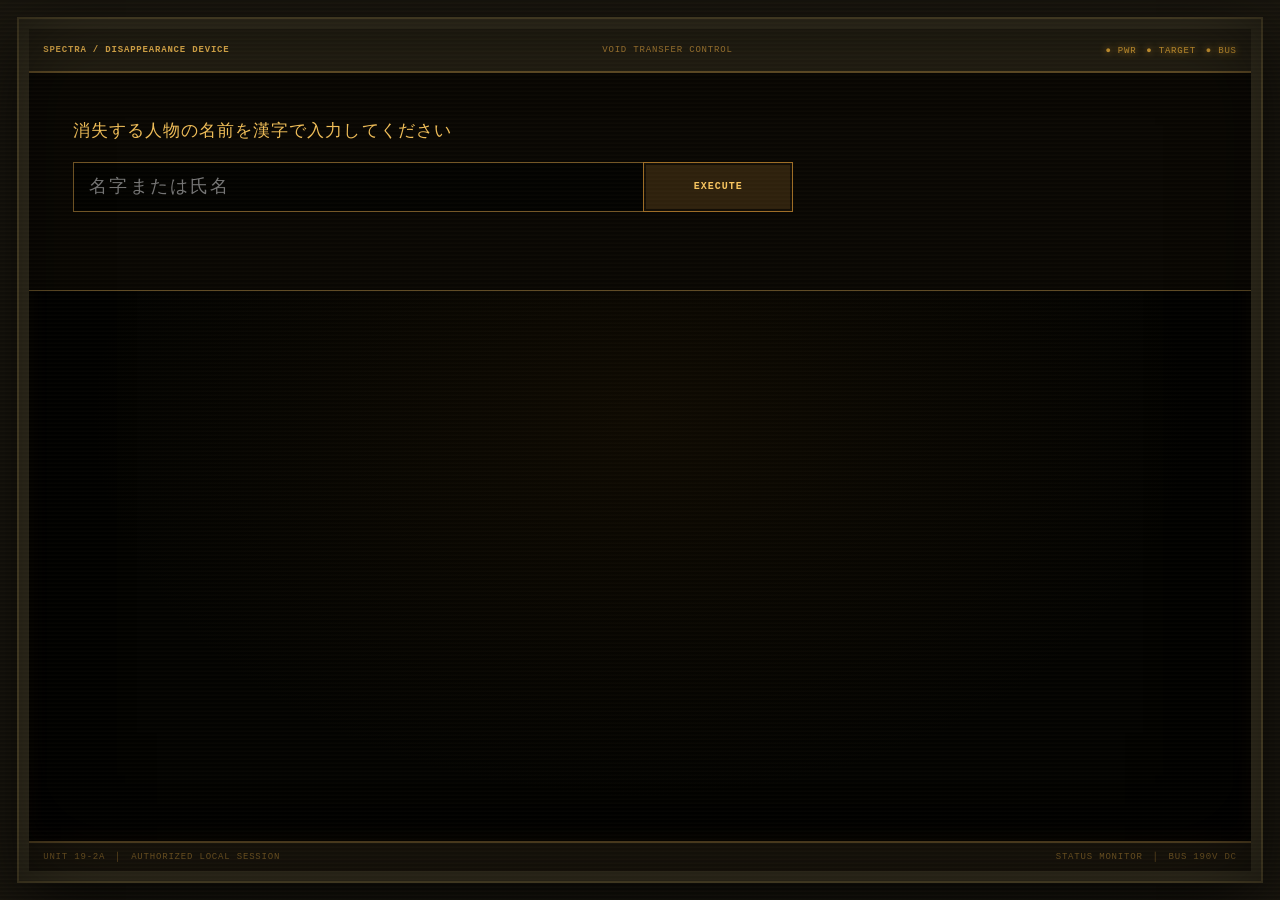
<file: index.html>
<!doctype html>
<html lang="ja">
<head>
  <meta charset="utf-8">
  <meta name="viewport" content="width=device-width, initial-scale=1">
  <meta name="theme-color" content="#070603">
  <title>CODE:2A — 消失装置</title>
  <meta name="description" content="CODE:2A 消失装置から後日譚までを体験する独立版。">
  <link rel="icon" type="image/png" href="assets/CODE2A.png.png">
  <link rel="stylesheet" href="device.css">
</head>
<body>
  <div class="device-arrival covered" id="device-arrival" aria-hidden="true">
    <span class="device-arrival-slab"></span>
    <span class="device-arrival-stripe"></span>
  </div>
  <noscript><style>.device-arrival { display: none; }</style></noscript>
  <main class="device-screen open ready" id="device-screen" aria-labelledby="device-title">
    <div class="device-shell" id="device-shell">
      <header class="device-titlebar">
        <span><b id="device-title">SPECTRA / DISAPPEARANCE DEVICE</b></span>
        <span>VOID TRANSFER CONTROL</span>
        <span class="device-window-controls" aria-hidden="true">● PWR　● TARGET　● BUS</span>
      </header>

      <section class="device-terminal" aria-label="消失装置コマンド端末">
        <form class="device-command" id="device-form" novalidate>
          <label for="device-target-name">消失する人物の名前を漢字で入力してください</label>
          <div class="device-input-row">
            <input id="device-target-name" name="device-target-name" type="text" maxlength="6" autocomplete="off" spellcheck="false" placeholder="名字または氏名" required>
            <button class="device-activate" id="device-activate" type="submit">EXECUTE</button>
          </div>
          <p class="device-input-feedback" id="device-input-feedback" aria-live="polite"></p>
        </form>
        <div class="terminal-output" id="terminal-output" aria-live="polite"></div>
        <div class="device-continue-group" id="device-continue-group">
          <button class="device-continue" id="device-continue" type="button" disabled>つづきを読む　›</button>
          <button class="device-continue quick" id="device-continue-quick" type="button" disabled>結末だけ見る　›</button>
        </div>
      </section>

      <footer class="device-statusbar">
        <span>UNIT 19-2A　│　AUTHORIZED LOCAL SESSION</span>
        <span>STATUS MONITOR　│　BUS 190V DC</span>
      </footer>
    </div>
    <div class="device-transition-mask" aria-hidden="true"></div>
  </main>
    

  <section class="epilogue-screen" id="epilogue-screen" aria-labelledby="epilogue-heading" aria-hidden="true">
    <div class="epilogue-dialogue" id="epilogue-dialogue">
      <div class="epilogue-label"><span id="epilogue-heading">つづき</span><span id="epilogue-counter">01 / 04</span></div>
      <p class="epilogue-text" id="epilogue-text" aria-live="polite"></p>
      <button class="epilogue-next" id="epilogue-next" type="button">次へ　›</button>
    </div>
    <div class="epilogue-result" id="epilogue-result">
      <div>
        <small id="epilogue-result-label">MISSION RECORD / CASE CLOSED</small>
        <h1 class="epilogue-title" id="epilogue-title">CODE:2A <span class="ending-kind">クリア</span></h1>
        <a class="epilogue-return" id="epilogue-return" href="ending1.html">つづき　→</a>
      </div>
    </div>
  </section>

  <script src="device.js"></script>
</body>
</html>
</file>
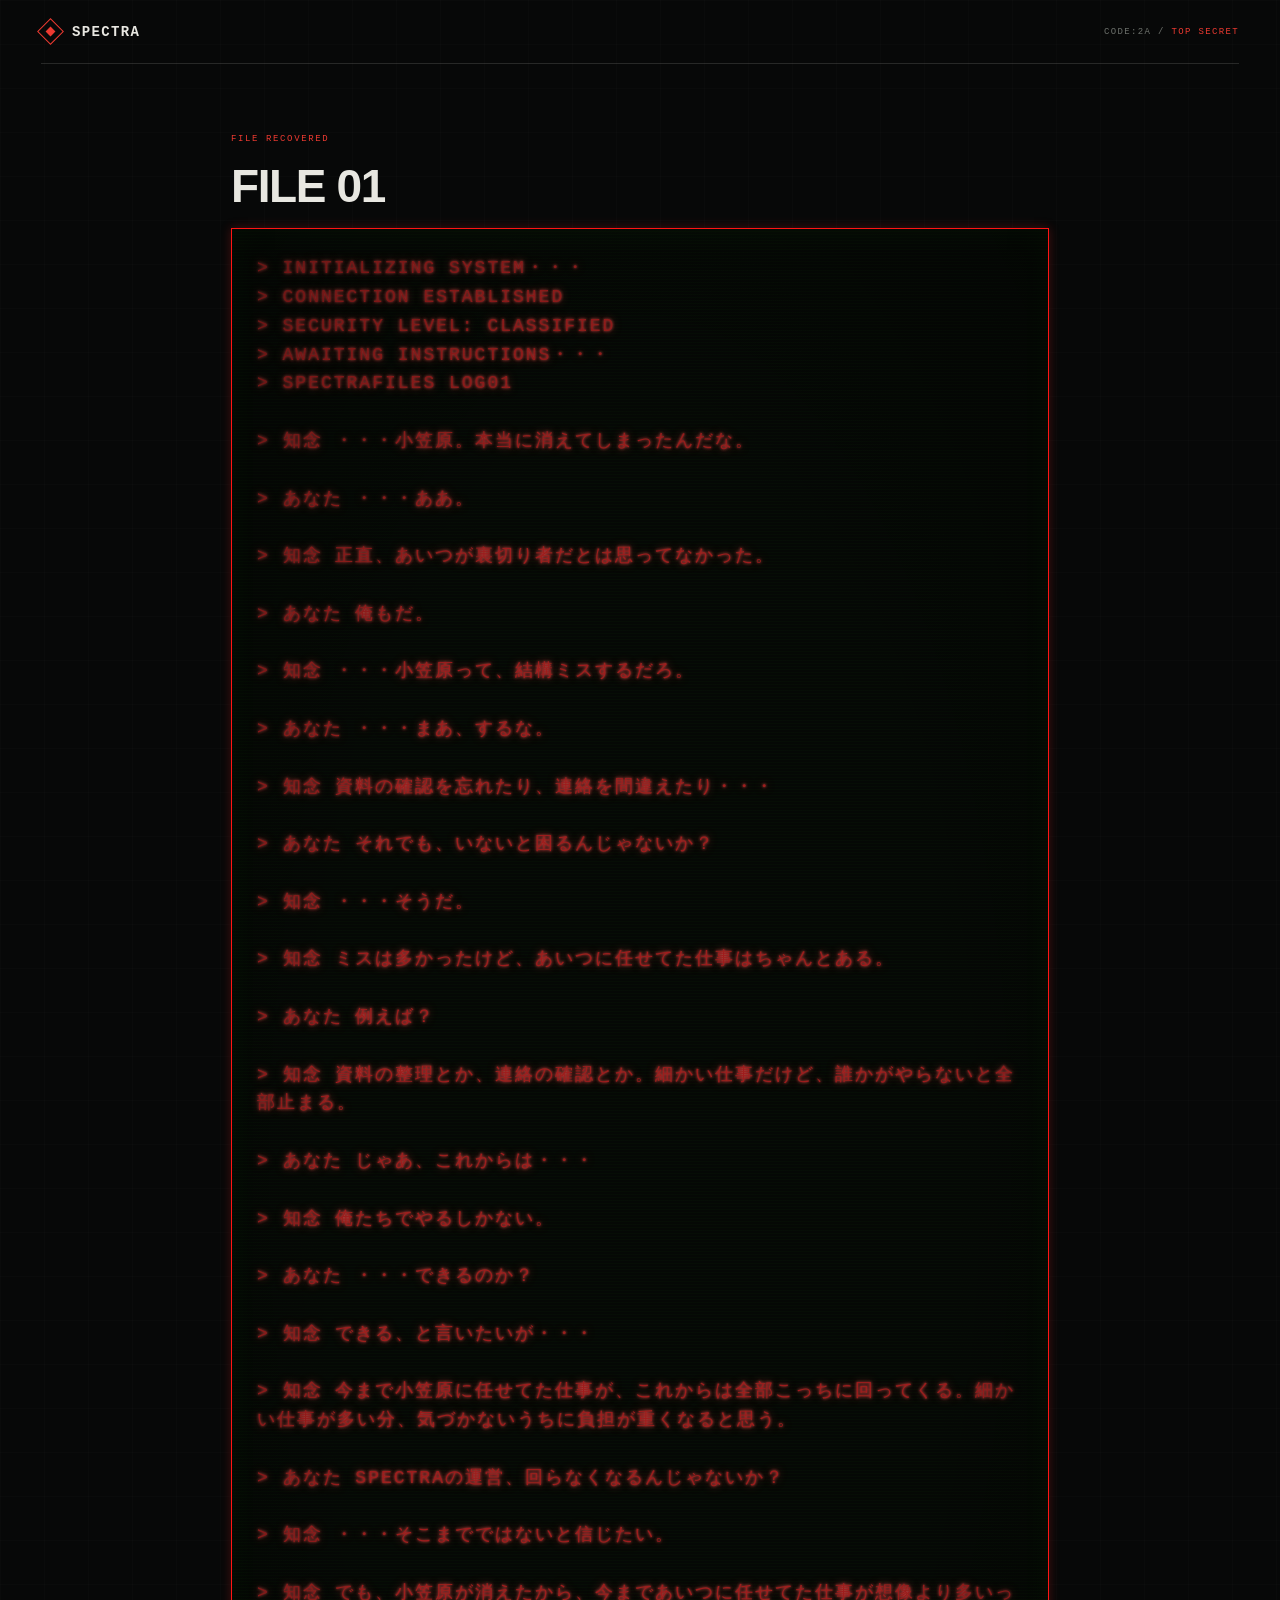
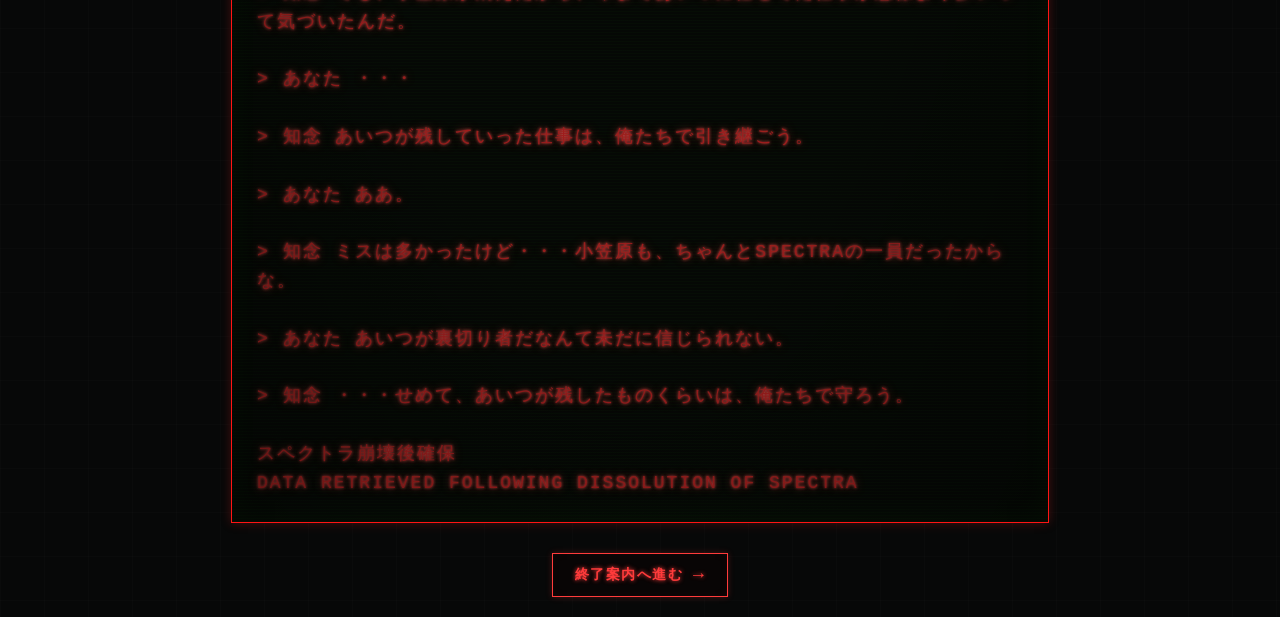
<file: ending1.html>
<!DOCTYPE html>
<html>
<head>
  <title>エンディングその1</title>
  <link rel="icon" type="image/png" href="assets/CODE2A.png.png">
  <link rel="stylesheet" href="styles.css">
  <meta charset="UTF-8">
  <meta name="viewport" content="width=device-width, initial-scale=1">
</head>
<body class="gate-body" data-ending="1">

  <header class="gate-topbar">
    <div class="gate-brand"><span class="gate-brand-mark" aria-hidden="true"></span><a href="index.html" style="color: inherit; text-decoration: none;">SPECTRA</a></div>
    <div class="gate-classification">CODE:2A / <b>TOP SECRET</b></div>
  </header>

  <main class="gate-main">

    <p class="gate-kicker">FILE RECOVERED</p>
    <h1>FILE 01</h1><br>

  <div class="terminal">
    <p class="terminal-text">
  > INITIALIZING SYSTEM・・・<br>
  > CONNECTION ESTABLISHED<br>
  > SECURITY LEVEL: CLASSIFIED<br>
  > AWAITING INSTRUCTIONS・・・<br>
  > SPECTRAFILES LOG01<br><br>
  > 知念 ・・・小笠原。本当に消えてしまったんだな。<br><br>
  > あなた ・・・ああ。<br><br>
  > 知念 正直、あいつが裏切り者だとは思ってなかった。<br><br>
  > あなた 俺もだ。<br><br>
  > 知念 ・・・小笠原って、結構ミスするだろ。<br><br>
  > あなた ・・・まあ、するな。<br><br>
  > 知念 資料の確認を忘れたり、連絡を間違えたり・・・<br><br>
  > あなた それでも、いないと困るんじゃないか？<br><br>
  > 知念 ・・・そうだ。<br><br>
  > 知念 ミスは多かったけど、あいつに任せてた仕事はちゃんとある。<br><br>
  > あなた 例えば？<br><br>
  > 知念 資料の整理とか、連絡の確認とか。細かい仕事だけど、誰かがやらないと全部止まる。<br><br>
  > あなた じゃあ、これからは・・・<br><br>
  > 知念 俺たちでやるしかない。<br><br>
  > あなた ・・・できるのか？<br><br>
  > 知念 できる、と言いたいが・・・<br><br>
  > 知念 今まで小笠原に任せてた仕事が、これからは全部こっちに回ってくる。細かい仕事が多い分、気づかないうちに負担が重くなると思う。<br><br>
  > あなた SPECTRAの運営、回らなくなるんじゃないか？<br><br>
  > 知念 ・・・そこまでではないと信じたい。<br><br>
  > 知念 でも、小笠原が消えたから、今まであいつに任せてた仕事が想像より多いって気づいたんだ。<br><br>
  > あなた ・・・<br><br>
  > 知念 あいつが残していった仕事は、俺たちで引き継ごう。<br><br>
  > あなた ああ。<br><br>
  > 知念 ミスは多かったけど・・・小笠原も、ちゃんとSPECTRAの一員だったからな。<br><br>
  > あなた あいつが裏切り者だなんて未だに信じられない。<br><br>
  > 知念 ・・・せめて、あいつが残したものくらいは、俺たちで守ろう。<br><br>
  スペクトラ崩壊後確保<br>
  DATA RETRIEVED FOLLOWING DISSOLUTION OF SPECTRA
    </p>
  </div>
  <div class="return-container">
    <a href="exit.html" class="return-button">
        終了案内へ進む
        <span class="return-arrow">→</span>
    </a>
  </div>
  </main>

  <div class="page-transition covered" id="page-transition" aria-hidden="false">
    <span class="slab"></span>
    <span class="stripe"></span>
    <span class="transition-copy" id="transition-copy">FILE 01 / OPEN</span>
  </div>

  <script src="ending.js"></script>
</body>
</html>
</file>
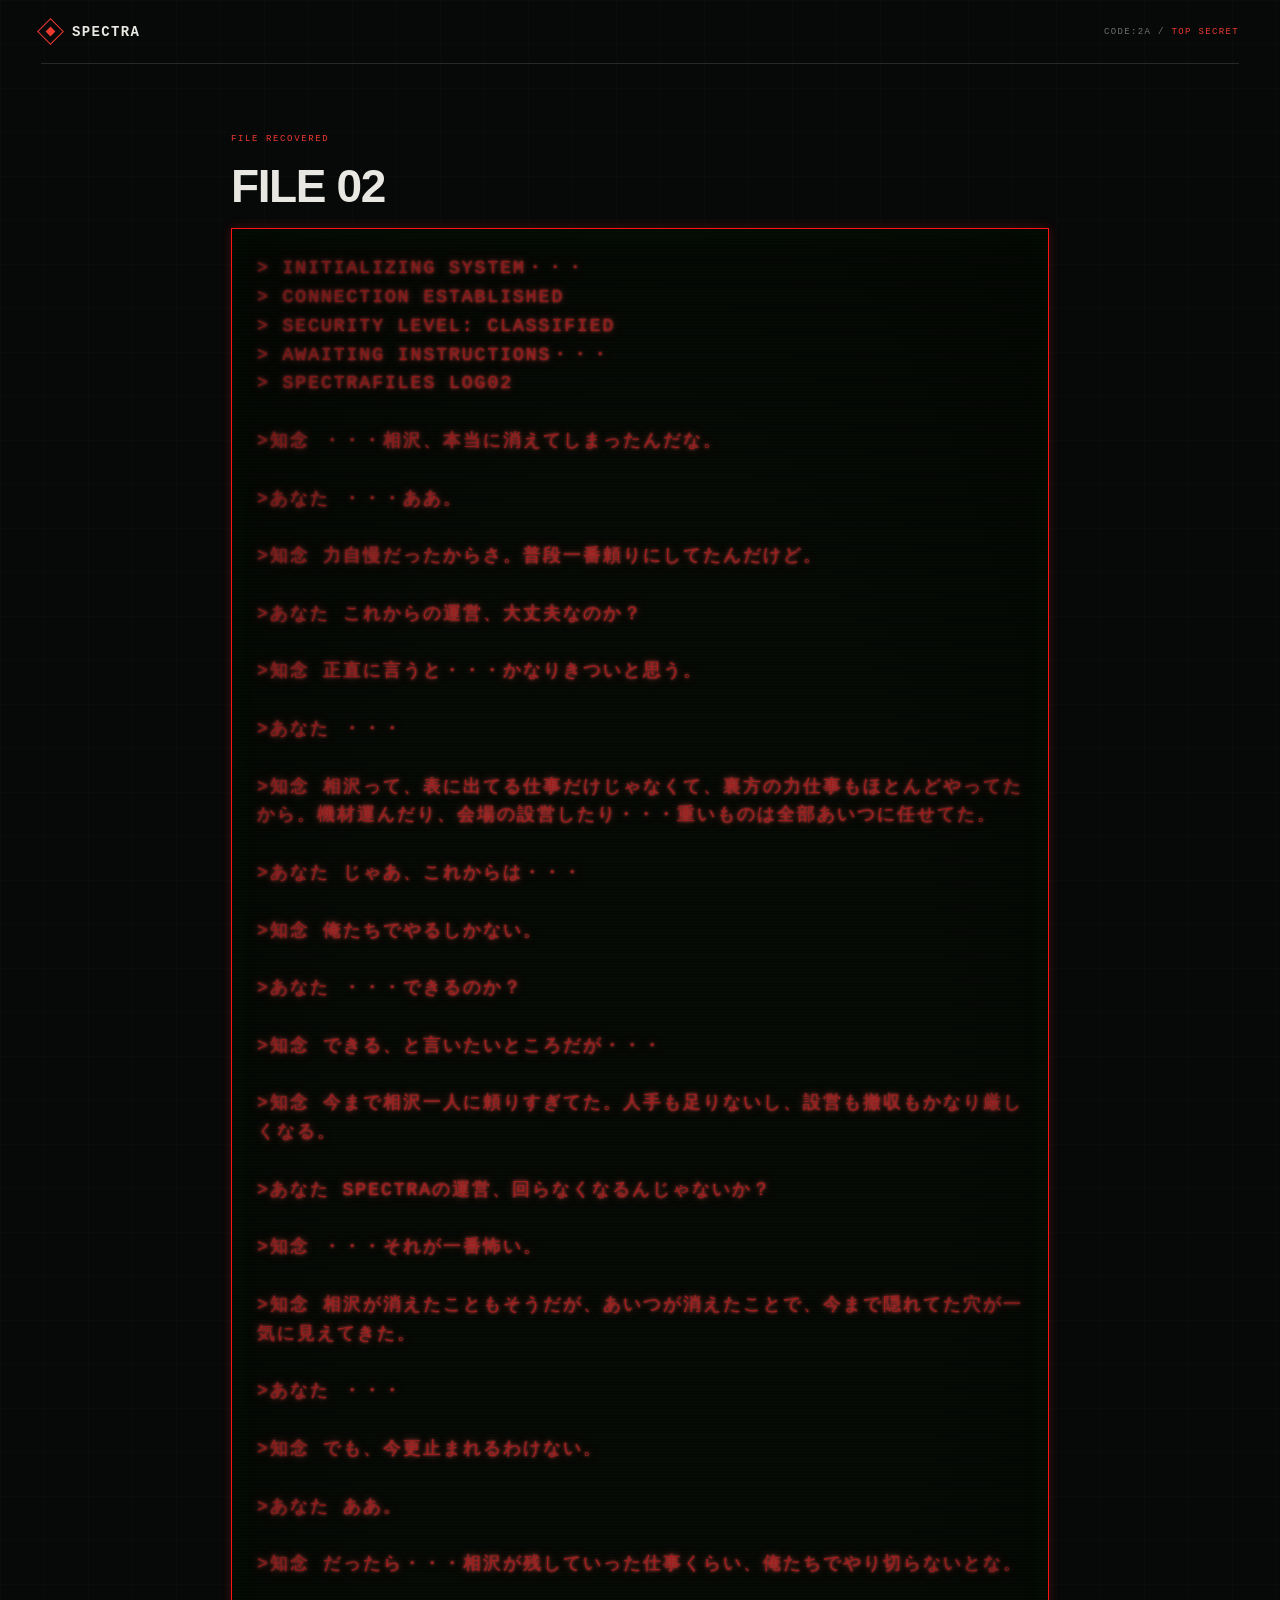
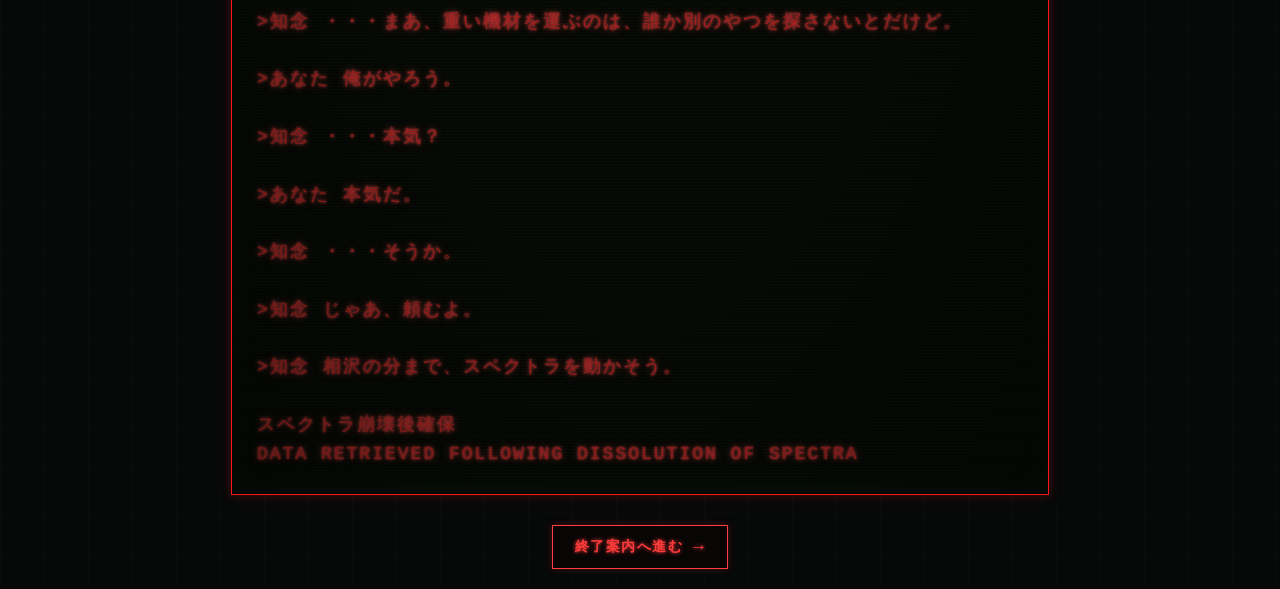
<file: ending2.html>
<!DOCTYPE html>
<html>
<head>
  <title>エンディングその2</title>
  <link rel="icon" type="image/png" href="assets/CODE2A.png.png">
  <link rel="stylesheet" href="styles.css">
  <meta charset="UTF-8">
  <meta name="viewport" content="width=device-width, initial-scale=1">
</head>
<body class="gate-body" data-ending="2">

  <header class="gate-topbar">
    <div class="gate-brand"><span class="gate-brand-mark" aria-hidden="true"></span><a href="index.html" style="color: inherit; text-decoration: none;">SPECTRA</a></div>
    <div class="gate-classification">CODE:2A / <b>TOP SECRET</b></div>
  </header>

  <main class="gate-main">

    <p class="gate-kicker">FILE RECOVERED</p>
    <h1>FILE 02</h1><br>

  <div class="terminal">
    <p class="terminal-text">
  > INITIALIZING SYSTEM・・・<br>
  > CONNECTION ESTABLISHED<br>
  > SECURITY LEVEL: CLASSIFIED<br>
  > AWAITING INSTRUCTIONS・・・<br>
  > SPECTRAFILES LOG02<br><br>
  >知念 ・・・相沢、本当に消えてしまったんだな。<br><br>
  >あなた ・・・ああ。<br><br>
  >知念 力自慢だったからさ。普段一番頼りにしてたんだけど。<br><br>
  >あなた これからの運営、大丈夫なのか？<br><br>
  >知念 正直に言うと・・・かなりきついと思う。<br><br>
  >あなた ・・・<br><br>
  >知念 相沢って、表に出てる仕事だけじゃなくて、裏方の力仕事もほとんどやってたから。機材運んだり、会場の設営したり・・・重いものは全部あいつに任せてた。<br><br>
  >あなた じゃあ、これからは・・・<br><br>
  >知念 俺たちでやるしかない。<br><br>
  >あなた ・・・できるのか？<br><br>
  >知念 できる、と言いたいところだが・・・<br><br>
  >知念 今まで相沢一人に頼りすぎてた。人手も足りないし、設営も撤収もかなり厳しくなる。<br><br>
  >あなた SPECTRAの運営、回らなくなるんじゃないか？<br><br>
  >知念 ・・・それが一番怖い。<br><br>
  >知念 相沢が消えたこともそうだが、あいつが消えたことで、今まで隠れてた穴が一気に見えてきた。<br><br>
  >あなた ・・・<br><br>
  >知念 でも、今更止まれるわけない。<br><br>
  >あなた ああ。<br><br>
  >知念 だったら・・・相沢が残していった仕事くらい、俺たちでやり切らないとな。<br><br>
  >知念 ・・・まあ、重い機材を運ぶのは、誰か別のやつを探さないとだけど。<br><br>
  >あなた 俺がやろう。<br><br>
  >知念 ・・・本気？<br><br>
  >あなた 本気だ。<br><br>
  >知念 ・・・そうか。<br><br>
  >知念 じゃあ、頼むよ。<br><br>
  >知念 相沢の分まで、スペクトラを動かそう。<br><br>
  スペクトラ崩壊後確保<br>
  DATA RETRIEVED FOLLOWING DISSOLUTION OF SPECTRA

    </p>
  </div>
  <div class="return-container">
    <a href="exit.html" class="return-button">
        終了案内へ進む
        <span class="return-arrow">→</span>
    </a>
  </div>
  </main>

  <div class="page-transition covered" id="page-transition" aria-hidden="false">
    <span class="slab"></span>
    <span class="stripe"></span>
    <span class="transition-copy" id="transition-copy">FILE 02 / OPEN</span>
  </div>

  <script src="ending.js"></script>
</body>
</html>
</file>
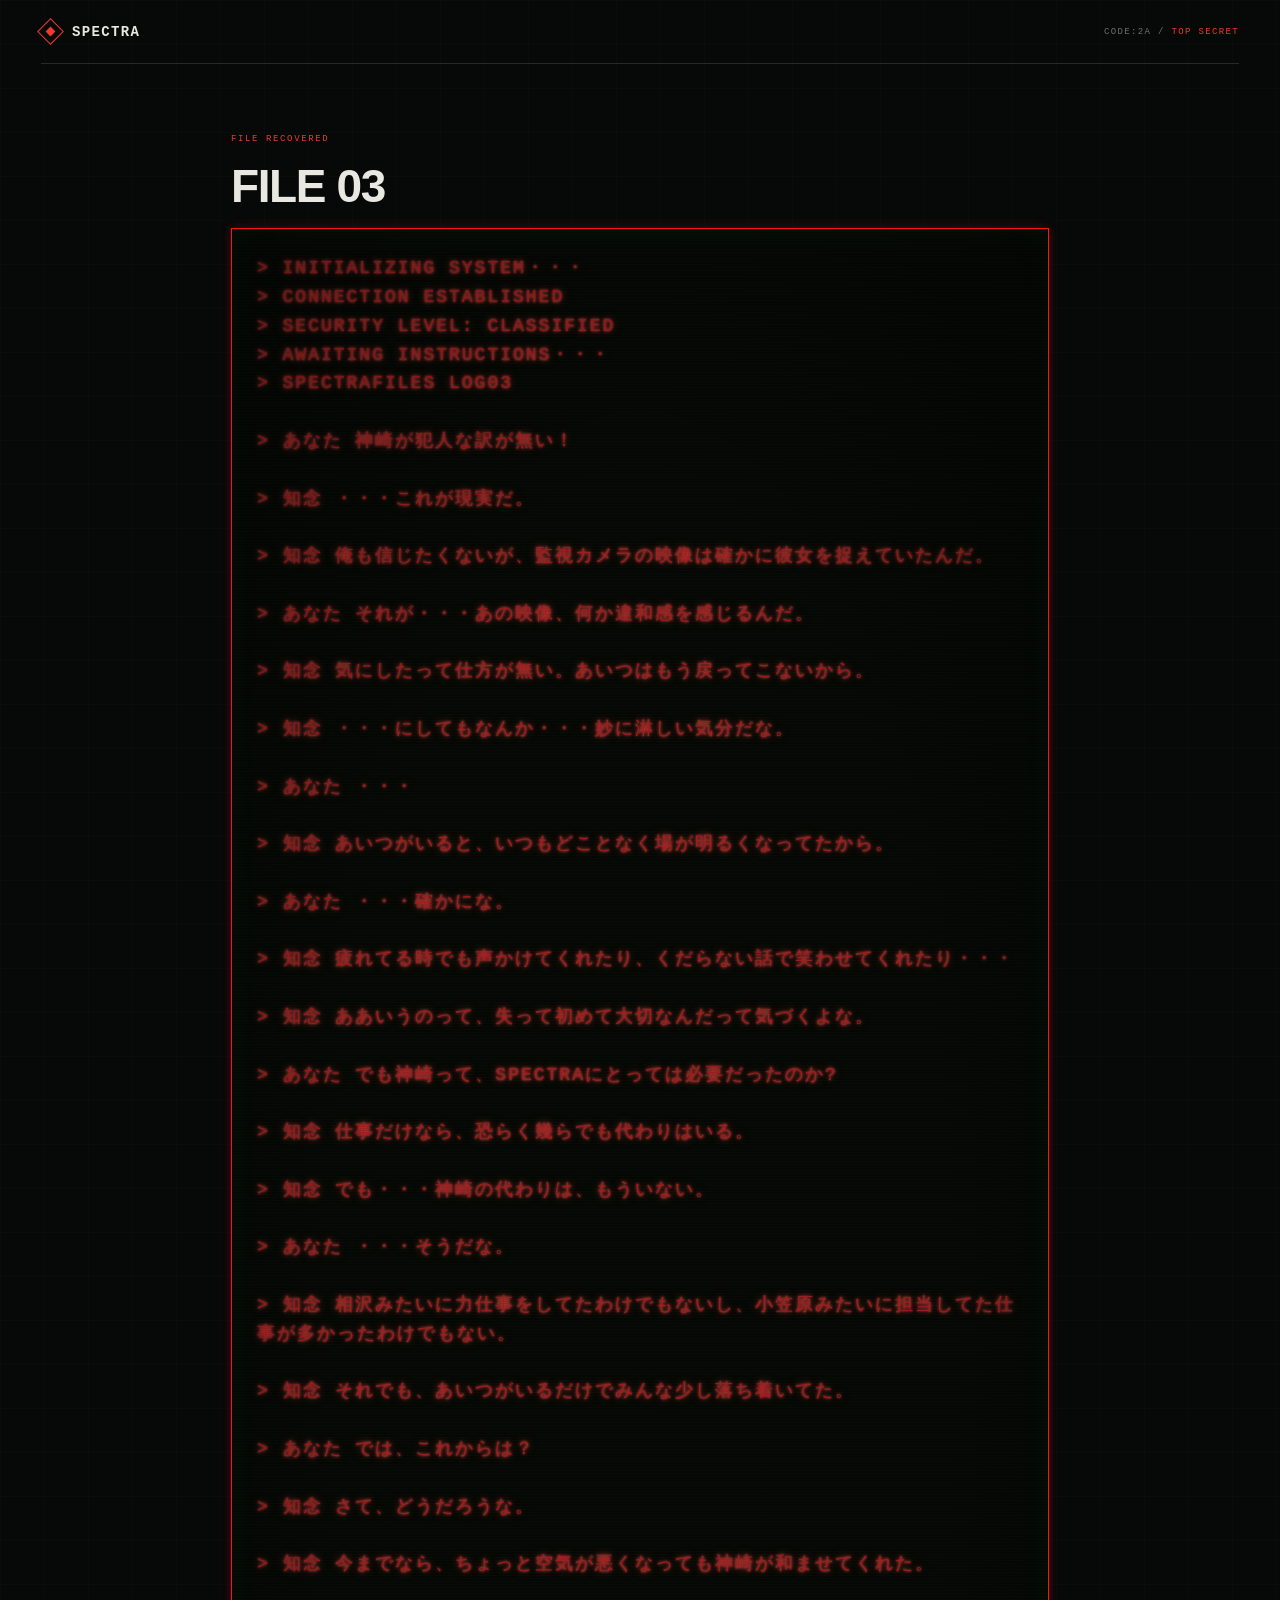
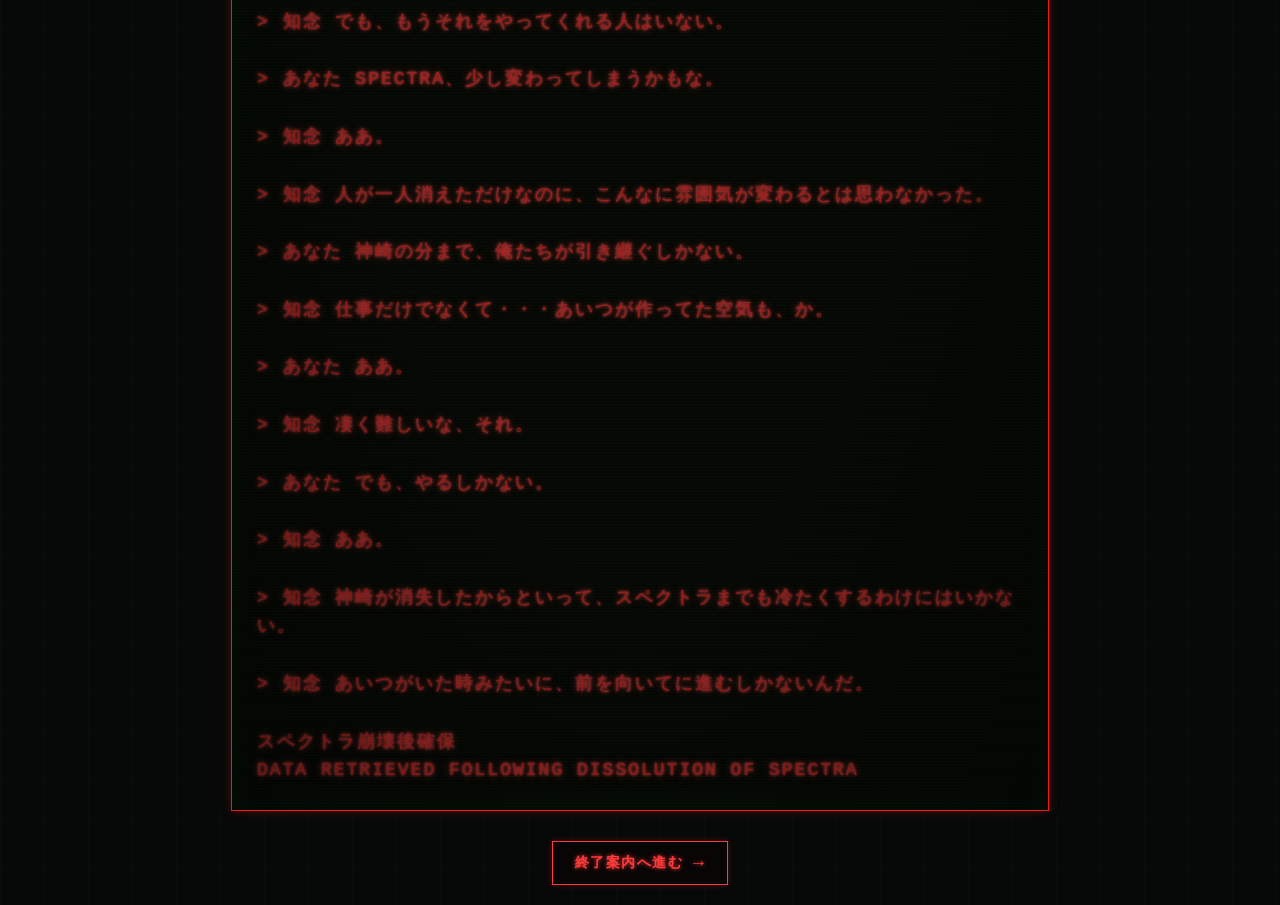
<file: ending3.html>
<!DOCTYPE html>
<html>
<head>
  <title>エンディングその3</title>
  <link rel="icon" type="image/png" href="assets/CODE2A.png.png">
  <link rel="stylesheet" href="styles.css">
  <meta charset="UTF-8">
  <meta name="viewport" content="width=device-width, initial-scale=1">
</head>
<body class="gate-body" data-ending="3">

  <header class="gate-topbar">
    <div class="gate-brand"><span class="gate-brand-mark" aria-hidden="true"></span><a href="index.html" style="color: inherit; text-decoration: none;">SPECTRA</a></div>
    <div class="gate-classification">CODE:2A / <b>TOP SECRET</b></div>
  </header>

  <main class="gate-main">

    <p class="gate-kicker">FILE RECOVERED</p>
    <h1>FILE 03</h1><br>

  <div class="terminal">
    <p class="terminal-text">
    > INITIALIZING SYSTEM・・・<br>
    > CONNECTION ESTABLISHED<br>
    > SECURITY LEVEL: CLASSIFIED<br>
    > AWAITING INSTRUCTIONS・・・<br>
    > SPECTRAFILES LOG03<br><br>
    > あなた 神崎が犯人な訳が無い！<br><br>
    > 知念 ・・・これが現実だ。<br><br>
    > 知念 俺も信じたくないが、監視カメラの映像は確かに彼女を捉えていたんだ。<br><br>
    > あなた それが・・・あの映像、何か違和感を感じるんだ。<br><br>
    > 知念 気にしたって仕方が無い。あいつはもう戻ってこないから。<br><br>
    > 知念 ・・・にしてもなんか・・・妙に淋しい気分だな。<br><br>
    > あなた ・・・<br><br>
    > 知念 あいつがいると、いつもどことなく場が明るくなってたから。<br><br>
    > あなた ・・・確かにな。<br><br>
    > 知念 疲れてる時でも声かけてくれたり、くだらない話で笑わせてくれたり・・・<br><br>
    > 知念 ああいうのって、失って初めて大切なんだって気づくよな。<br><br>
    > あなた でも神崎って、SPECTRAにとっては必要だったのか?<br><br>
    > 知念 仕事だけなら、恐らく幾らでも代わりはいる。<br><br>
    > 知念 でも・・・神崎の代わりは、もういない。<br><br>
    > あなた ・・・そうだな。<br><br>
    > 知念 相沢みたいに力仕事をしてたわけでもないし、小笠原みたいに担当してた仕事が多かったわけでもない。<br><br>
    > 知念 それでも、あいつがいるだけでみんな少し落ち着いてた。<br><br>
    > あなた では、これからは？<br><br>
    > 知念 さて、どうだろうな。<br><br>
    > 知念 今までなら、ちょっと空気が悪くなっても神崎が和ませてくれた。<br><br>
    > 知念 でも、もうそれをやってくれる人はいない。<br><br>
    > あなた SPECTRA、少し変わってしまうかもな。<br><br>
    > 知念 ああ。<br><br>
    > 知念 人が一人消えただけなのに、こんなに雰囲気が変わるとは思わなかった。<br><br>
    > あなた 神崎の分まで、俺たちが引き継ぐしかない。<br><br>
    > 知念 仕事だけでなくて・・・あいつが作ってた空気も、か。<br><br>
    > あなた ああ。<br><br>
    > 知念 凄く難しいな、それ。<br><br>
    > あなた でも、やるしかない。<br><br>
    > 知念 ああ。<br><br>
    > 知念 神崎が消失したからといって、スペクトラまでも冷たくするわけにはいかない。<br><br>
    > 知念 あいつがいた時みたいに、前を向いてに進むしかないんだ。<br><br>
  スペクトラ崩壊後確保<br>
  DATA RETRIEVED FOLLOWING DISSOLUTION OF SPECTRA
    </p>
  </div>
  <div class="return-container">
    <a href="exit.html" class="return-button">
        終了案内へ進む
        <span class="return-arrow">→</span>
    </a>
  </div>
  </main>

  <div class="page-transition covered" id="page-transition" aria-hidden="false">
    <span class="slab"></span>
    <span class="stripe"></span>
    <span class="transition-copy" id="transition-copy">FILE 03 / OPEN</span>
  </div>

  <script src="ending.js"></script>
</body>
</html>
</file>
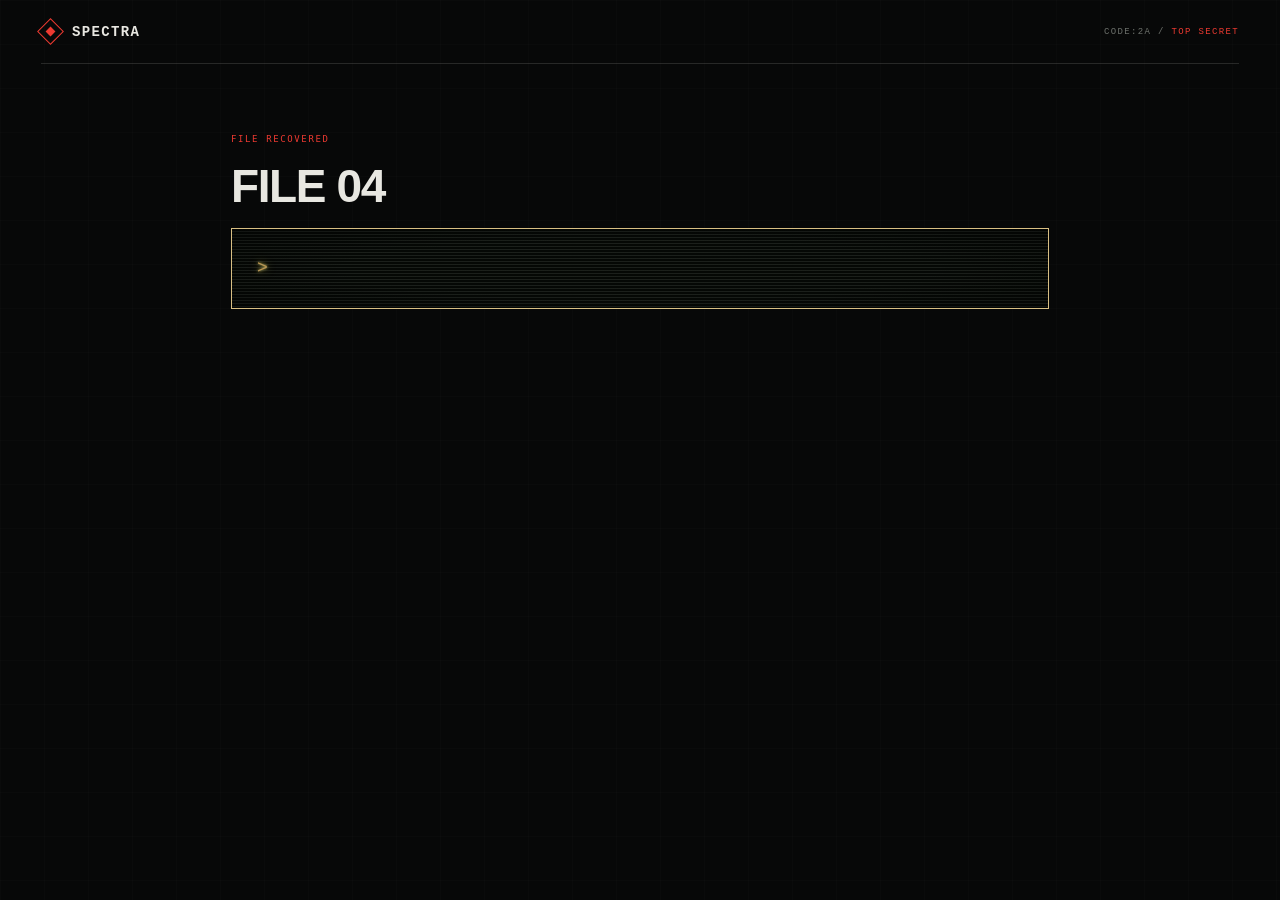
<file: ending4.html>
<!DOCTYPE html>
<html>
<head>
  <title>エンディングその4</title>
  <link rel="icon" type="image/png" href="assets/CODE2A.png.png">
  <link rel="stylesheet" href="styles.css">
  <meta charset="UTF-8">
  <meta name="viewport" content="width=device-width, initial-scale=1">
</head>
<body class="gate-body" data-ending="4">

  <header class="gate-topbar">
    <div class="gate-brand"><span class="gate-brand-mark" aria-hidden="true"></span><a href="index.html" style="color: inherit; text-decoration: none;">SPECTRA</a></div>
    <div class="gate-classification">CODE:2A / <b>TOP SECRET</b></div>
  </header>

  <main class="gate-main">
    <p class="gate-kicker">FILE RECOVERED</p>
    <h1>FILE 04</h1><br>

<div class="trueterminal">
  <div class="trueterminal-text" id="terminal">

    <div>> INITIALIZING SYSTEM・・・</div>
    <div>> CONNECTION ESTABLISHED</div>
    <div>> AGENT ID: 0047</div>
    <div>> SECURITY LEVEL: CLASSIFIED</div>
    <div>> AWAITING INSTRUCTIONS・・・</div>
    <div>> LOG #2026091201</div>

    <div class="terminal-space"></div>

    <div>> 調査報告書</div>

    <div class="terminal-space"></div>

    <div>> スペクトラ内部における内通者の特定</div>

    <div class="terminal-space"></div>

    <div>> これまでの調査から、スペクトラ内部に情報を外部へ流していた人物が存在した可能性が高い。</div>

    <div class="terminal-space"></div>

    <div>> その人物は知念であった。</div>

    <div class="terminal-space"></div>

    <div>> 知念はスペクトラの運営に深く関わっており、内部の情報や各メンバーの行動を把握できる立場にあった。</div>

    <div class="terminal-space"></div>

    <div>> また、これまでに発生した複数の不可解な出来事についても、知念は常にその場に居合わせていた。</div>

    <div class="terminal-space"></div>

    <div>> 特に不自然だったのは、情報が外部に漏れた後も、知念がその内容を事前に知っていたかのような発言をしていたことである。</div>

    <div class="terminal-space"></div>

    <div>> 当初は単なる偶然だと思っていた。</div>

    <div class="terminal-space"></div>

    <div>> しかし、これまでに集めた記録を照合すると、偶然では説明できない点がいくつも見つかった。</div>

    <div class="terminal-space"></div>

    <div>> さらに、知念はスペクトラ内部の記録や運営状況を把握していたため、情報を外部へ渡すには十分な立場にあった。</div>

    <div class="terminal-space"></div>

    <div>> 以上のことから、知念がスペクトラの内部情報を意図的に流していた可能性は極めて高い。</div>

    <div class="terminal-space"></div>

    <div>> 知念は、スペクトラの内部に潜んでいた内通者だった。</div>

    <div class="terminal-space"></div>

    <div>> 知念がいなくなった今、スペクトラは大きな転換点を迎えることになる。</div>

    <div class="terminal-space"></div>

    <div>> これまで知念に集中していた情報管理や運営を見直し、残ったメンバーで役割を分担する必要がある。</div>

    <div class="terminal-space"></div>

    <div>> そして何より、今回の事件をきっかけに、スペクトラ内部の情報管理そのものを変えていかなければならない。</div>

    <div class="terminal-space"></div>

    <div>> 誰か一人に頼るのではなく、互いに確認しながら運営していく。</div>

    <div class="terminal-space"></div>

    <div>> それが、これからのスペクトラに必要なことだと思う。</div>

    <div class="terminal-space"></div>

    <div>> 今回の事件で、スペクトラは大きく変わった。</div>

    <div class="terminal-space"></div>

    <div>> それでも――スペクトラを終わらせるつもりはない。</div>

    <div class="terminal-space"></div>

    <div>> 俺たちは、この組織をこれからも動かしていく。</div>

    <div class="terminal-space"></div>

    <div>> この事件を忘れず、同じことを二度と起こさないために。</div>

    <div>> END REPORT</div>

  </div>
</div>
  <div class="truereturn-container">
    <a href="exit.html" class="truereturn-button">
        終了案内へ進む
        <span class="truereturn-arrow">→</span>
    </a>
  </div>
  </main>

  <div class="page-transition covered" id="page-transition" aria-hidden="false">
    <span class="slab"></span>
    <span class="stripe"></span>
    <span class="transition-copy" id="transition-copy">FILE 04 / OPEN</span>
  </div>

  <script src="ending.js"></script>
</body>
</html>
</file>
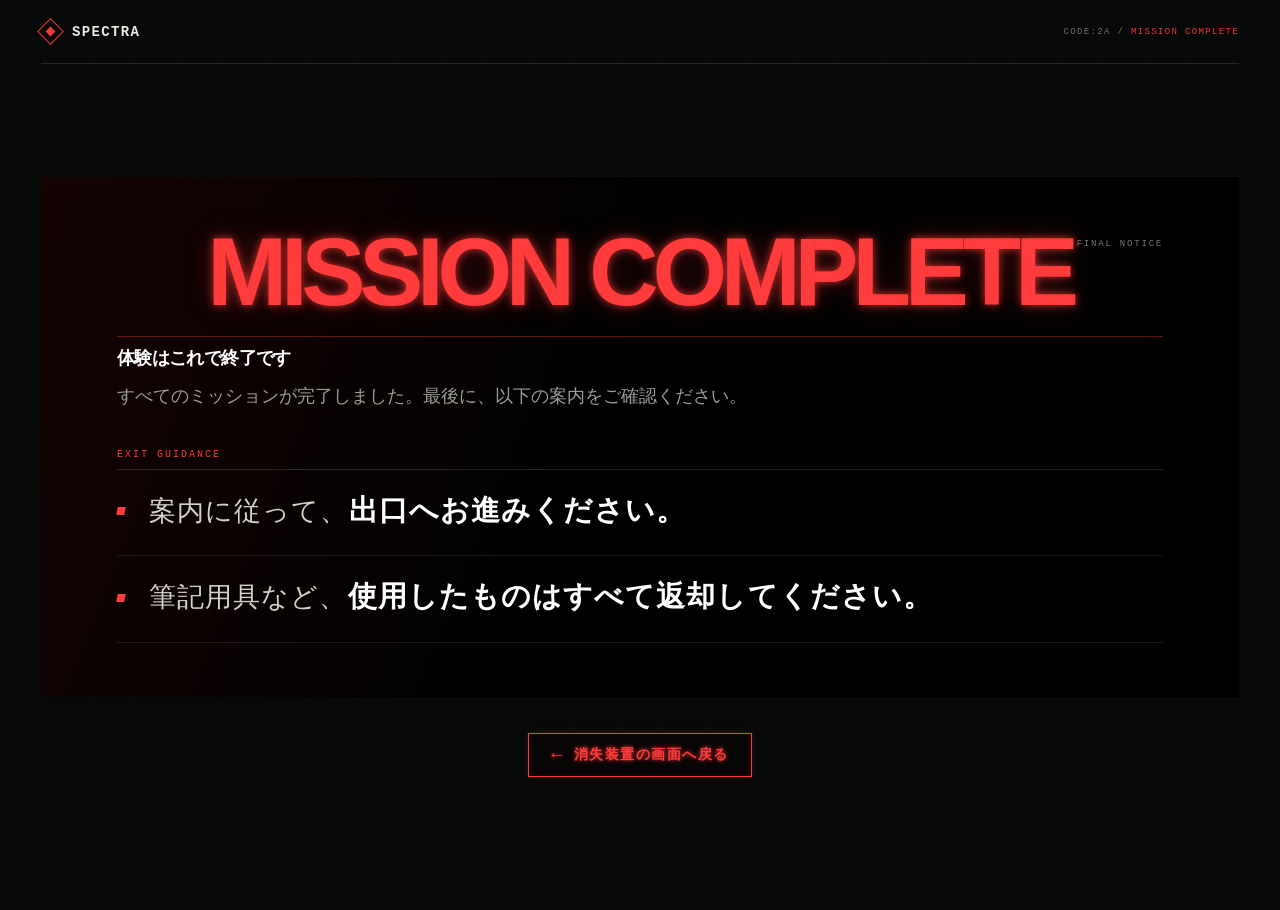
<file: exit.html>
<!DOCTYPE html>
<html lang="ja">
<head>
  <title>終了案内</title>
  <link rel="icon" type="image/png" href="assets/CODE2A.png.png">
  <link rel="stylesheet" href="styles.css">
  <meta charset="UTF-8">
  <meta name="viewport" content="width=device-width, initial-scale=1">
</head>
<body class="gate-body exit-body">

  <header class="gate-topbar">
    <div class="gate-brand"><span class="gate-brand-mark" aria-hidden="true"></span><a href="index.html" style="color: inherit; text-decoration: none;">SPECTRA</a></div>
    <div class="gate-classification">CODE:2A / <b>MISSION COMPLETE</b></div>
  </header>

  <main class="gate-main exit-page">
    <div class="exit-page-content">
      <section class="exit-guidance" aria-labelledby="exit-guidance-title">
        <header class="exit-mission-head">
          <h1 class="exit-mission-title" id="exit-guidance-title">MISSION COMPLETE</h1>
          <span>FINAL NOTICE</span>
        </header>
        <p class="exit-lead">体験はこれで終了です</p>
        <p class="exit-guidance-summary">すべてのミッションが完了しました。最後に、以下の案内をご確認ください。</p>
        <p class="exit-guidance-label">EXIT GUIDANCE</p>
        <div class="exit-instructions">
          <p><span class="exit-instruction-mark" aria-hidden="true"></span><span>案内に従って、<strong>出口へお進みください。</strong></span></p>
          <p><span class="exit-instruction-mark" aria-hidden="true"></span><span>筆記用具など、<strong>使用したものはすべて返却してください。</strong></span></p>
        </div>
      </section>

      <div class="return-container">
        <a href="index.html" class="return-button">
          <span class="return-arrow">←</span>
          消失装置の画面へ戻る
        </a>
      </div>
    </div>
  </main>

  <div class="page-transition covered" id="page-transition" aria-hidden="false">
    <span class="slab"></span>
    <span class="stripe"></span>
    <span class="transition-copy" id="transition-copy">MISSION / COMPLETE</span>
  </div>

  <script src="ending.js"></script>
</body>
</html>
</file>
<file: device.css>
:root {
  --black:#070808;
  --white:#e8e7e1;
  --line:rgba(232,231,225,.14);
  --red:#bd2929;
  --red-bright:#ed3a31;
  --ease:cubic-bezier(.77,0,.18,1);
}

* { box-sizing:border-box; }
html,body { width:100%; min-width:320px; min-height:100%; margin:0; overflow:hidden; background:var(--black); color:var(--white); }
body { font-family:"Yu Gothic","Hiragino Kaku Gothic ProN",Meiryo,sans-serif; -webkit-font-smoothing:antialiased; }
button,input { font:inherit; }
button { color:inherit; }
button:focus-visible,a:focus-visible,input:focus-visible { outline:1px solid var(--red-bright); outline-offset:3px; }

.device-screen { position:fixed; z-index:10; inset:0; overflow:hidden; background:#17140d; color:#efbd58; font-family:"Courier New",Consolas,monospace; }
.device-screen::before { content:""; position:absolute; z-index:20; inset:0; pointer-events:none; background:repeating-linear-gradient(0deg,rgba(255,221,132,.018) 0 1px,rgba(0,0,0,.16) 2px 4px),radial-gradient(ellipse at center,transparent 40%,rgba(0,0,0,.76) 100%); mix-blend-mode:screen; }
.device-screen::after { content:""; position:absolute; z-index:19; inset:15px; pointer-events:none; border:2px solid rgba(224,72,41,0); box-shadow:inset 0 0 0 5px rgba(224,72,41,0),inset 0 0 90px rgba(0,0,0,.72); opacity:.78; transition:opacity .28s ease,border-color .28s ease,box-shadow .28s ease; }
.device-shell { position:absolute; z-index:2; inset:clamp(9px,1.5vw,22px); display:grid; grid-template-rows:44px minmax(0,1fr) 30px; border:10px solid #312c1d; outline:2px solid #554a2c; background:#090703; box-shadow:inset 0 0 0 2px #0c0a05,0 22px 70px rgba(0,0,0,.85); }
.device-titlebar,.device-statusbar { display:flex; align-items:center; justify-content:space-between; gap:18px; padding:0 14px; background:#211d12; color:#a87c32; font-size:9px; letter-spacing:.09em; text-transform:uppercase; }
.device-titlebar { border-bottom:2px solid #5f4b25; }
.device-titlebar b { color:#e8b34d; }
.device-window-controls { color:#d29b31; text-shadow:0 0 7px currentColor; }
.device-statusbar { border-top:2px solid #4f3e20; background:#17130b; color:#765925; }
.device-terminal { position:relative; min-height:0; display:grid; grid-template-rows:auto minmax(0,1fr); overflow:hidden; background:radial-gradient(ellipse at 50% 45%,rgba(91,58,10,.13),transparent 64%),#030301; box-shadow:inset 0 0 90px rgba(0,0,0,.82),inset 0 0 22px rgba(195,119,17,.08); }
.device-terminal::before { content:""; position:absolute; z-index:2; left:50%; top:50%; width:26vmin; height:26vmin; pointer-events:none; border:1px solid rgba(224,72,41,.38); border-radius:50%; opacity:0; transform:translate(-50%,-50%) scale(.35); }
.device-terminal::after { content:""; position:absolute; z-index:3; left:0; right:0; top:-2px; height:2px; pointer-events:none; background:rgba(255,194,82,.11); box-shadow:0 0 10px rgba(255,171,42,.12); animation:terminalSweep 8.4s linear infinite; }

.device-command { position:relative; z-index:5; display:block; padding:clamp(22px,4vw,44px); border-bottom:1px solid #5f4b25; background:#090703; }
.device-command label { display:block; margin-bottom:14px; color:#efbd58; font-size:clamp(13px,1.5vw,17px); line-height:1.8; letter-spacing:.06em; }
.device-input-row { display:grid; grid-template-columns:minmax(0,1fr) 150px; width:min(720px,100%); }
.device-input-row input { min-width:0; height:50px; padding:0 15px; border:1px solid #725525; border-right:0; border-radius:0; outline:0; background:#030301; color:#ffd06b; font:18px "Yu Gothic",sans-serif; letter-spacing:.12em; }
.device-input-row input:focus { border-color:#d79b35; box-shadow:inset 3px 0 0 #d79b35; }
.device-input-row input[aria-invalid="true"] { border-color:#cf5c3a; background:#120704; }
.device-activate { width:100%; height:50px; padding:0 19px; border:1px solid #9d6c25; background:#2e210d; color:#f7c45f; cursor:pointer; font:bold 10px "Courier New",monospace; letter-spacing:.1em; box-shadow:inset 0 0 0 2px #130e06; }
.device-activate:hover,.device-activate:focus-visible { background:#4a3210; color:#ffe09b; }
.device-activate:disabled { opacity:.45; cursor:wait; }
.device-input-feedback { min-height:24px; margin:10px 0 0; color:#ef6c45; font-size:11px; line-height:1.7; }

.terminal-output { position:relative; min-height:0; padding:clamp(24px,4vw,52px); overflow-y:auto; scrollbar-color:#72521f #090703; }
.terminal-line { margin:0 0 5px; color:#d9a546; text-shadow:0 0 5px rgba(236,163,43,.23); font-size:clamp(10px,1vw,13px); line-height:1.45; white-space:pre-wrap; }
.terminal-typing-cursor { display:inline-block; width:.48em; height:.48em; margin-left:.14em; background:currentColor; box-shadow:0 0 8px currentColor; vertical-align:-.08em; animation:terminalTypingCursor .82s steps(1,end) infinite; }
.terminal-line.warning { color:#ef6c45; text-shadow:0 0 7px rgba(237,70,38,.25); }
.terminal-line.success { color:#c8d36b; }
.device-screen.running .device-command,.device-screen.complete .device-command { display:none; }
.device-screen.running .terminal-output,.device-screen.complete .terminal-output { grid-row:1/-1; padding:clamp(28px,5vw,70px) clamp(28px,5vw,70px) 90px; }
.device-screen.running .terminal-line,.device-screen.complete .terminal-line { margin-bottom:14px; color:#efbd58; font-size:clamp(14px,2vw,24px); line-height:1.65; letter-spacing:.04em; }
.device-screen.running .terminal-line.count { color:#ffcf66; font-size:clamp(22px,4vw,48px); }
.device-screen.complete .terminal-line.success { color:#c8d36b; }
.device-screen.running .device-terminal { background:radial-gradient(ellipse at 50% 45%,rgba(127,73,9,.2),transparent 62%),#030301; }
.device-screen.running::after { border-color:rgba(226,68,35,.72); box-shadow:inset 0 0 0 5px rgba(226,68,35,.08),inset 0 0 110px rgba(0,0,0,.82); animation:warningFrame .58s ease-in-out infinite alternate; }
.device-screen.running .device-titlebar { border-color:#853821; background:#2b120a; color:#c26a42; }
.device-screen.running .device-titlebar b { color:#ffae68; }
.device-screen.running .device-statusbar { border-color:#71311f; background:#180b07; color:#a65537; }
.device-screen.running .device-terminal::before { opacity:.56; animation:coreWave 1s cubic-bezier(.2,.7,.3,1) infinite; }

.device-continue-group { position:absolute; z-index:6; right:clamp(18px,2.5vw,34px); bottom:clamp(15px,2vw,24px); display:flex; gap:10px; opacity:0; visibility:hidden; pointer-events:none; transform:translateY(7px); transition:opacity .35s ease,transform .35s ease; }
.device-screen.complete .device-continue-group { opacity:1; visibility:visible; pointer-events:auto; transform:none; }
.device-continue { min-width:190px; height:46px; padding:0 19px; border:1px solid #a97a2e; background:#3a290f; color:#ffd578; cursor:pointer; font:bold 13px "Courier New",monospace; letter-spacing:.08em; box-shadow:inset 0 0 0 2px #130e06,0 0 22px rgba(227,155,42,.1); transition:background .2s ease,color .2s ease,border-color .2s ease; }
.device-continue:hover,.device-continue:focus-visible { background:#5a3d12; color:#fff0bd; }
.device-continue:disabled { opacity:.45; cursor:wait; }
.device-continue.quick { background:transparent; border-color:#725525; color:#d9a546; }
.device-continue.quick:hover,.device-continue.quick:focus-visible { background:rgba(217,165,70,.1); border-color:#d79b35; color:#ffe09b; }
.device-transition-mask { position:absolute; z-index:30; inset:0; visibility:hidden; background:#000; opacity:0; pointer-events:none; transition:opacity .62s ease,visibility 0s linear .62s; }
.device-screen.leaving .device-transition-mask { visibility:visible; opacity:1; transition-delay:0s; }

.epilogue-screen { position:fixed; z-index:40; inset:0; visibility:hidden; overflow:hidden; background:linear-gradient(rgba(4,5,5,.46),rgba(4,5,5,.92)),repeating-linear-gradient(90deg,#111414 0 5%,#070909 5% 9%); opacity:0; pointer-events:none; transition:opacity .75s ease,visibility 0s linear .75s; }
.epilogue-screen::before { content:""; position:absolute; inset:0; background:linear-gradient(transparent 63%,#030404 63%),linear-gradient(90deg,transparent 0 9%,rgba(255,255,255,.025) 9% 10%,transparent 10% 100%); background-size:100% 100%,110px 100%; }
.epilogue-screen.open { visibility:visible; opacity:1; pointer-events:auto; transition-delay:0s; }
.epilogue-top { position:absolute; z-index:2; top:clamp(20px,4vw,48px); left:clamp(20px,4vw,56px); color:#686c66; font:9px Consolas,monospace; letter-spacing:.18em; }
.epilogue-dialogue { position:absolute; z-index:3; left:50%; bottom:clamp(24px,6vh,70px); transform:translateX(-50%); width:min(1000px,calc(100% - 32px)); padding:clamp(22px,4vw,38px); border:1px solid rgba(232,231,225,.22); border-left:4px solid var(--red); background:rgba(7,8,8,.96); transition:opacity .5s ease,transform .5s ease; }
.epilogue-dialogue.hidden { opacity:0; transform:translate(-50%,20px); pointer-events:none; }
.epilogue-label { display:flex; justify-content:space-between; margin-bottom:18px; color:#6f736d; font:9px Consolas,monospace; letter-spacing:.14em; }
.epilogue-text { min-height:60px; margin:0; color:#e1e0da; font-size:clamp(14px,1.5vw,18px); line-height:2; }
.epilogue-next { display:block; min-width:150px; min-height:42px; margin:20px 0 0 auto; border:1px solid rgba(237,58,49,.52); background:transparent; color:#cdd0c8; cursor:pointer; font:9px Consolas,monospace; letter-spacing:.13em; }
.epilogue-next:hover,.epilogue-next:focus-visible { border-color:var(--red-bright); color:#fff; }
.epilogue-result { position:absolute; z-index:4; inset:0; display:grid; place-items:center; padding:24px; text-align:center; opacity:0; transform:scale(.96); pointer-events:none; transition:opacity .9s ease,transform 1s var(--ease); }
.epilogue-result.visible { opacity:1; transform:scale(1); pointer-events:auto; }
.epilogue-result small { display:block; margin-bottom:22px; color:#777b75; font:9px Consolas,monospace; letter-spacing:.22em; }
.epilogue-title { margin:0; font-size:clamp(45px,9vw,126px); line-height:.95; letter-spacing:-.06em; }
.epilogue-title .ending-kind { white-space:nowrap; }
.epilogue-title.uncertain { color:transparent; -webkit-text-stroke:1px rgba(232,231,225,.68); }
.epilogue-title.bad { color:var(--red-bright); text-shadow:0 0 34px rgba(189,41,41,.28); }
.epilogue-title.true { color:#eeede7; text-shadow:0 0 32px rgba(255,255,255,.08); }
.epilogue-return { display:inline-flex; min-height:48px; align-items:center; margin-top:40px; padding:0 22px; border:1px solid var(--line); color:#b8bbb4; text-decoration:none; font-size:11px; letter-spacing:.1em; }
.epilogue-return[hidden] { display:none; }
.epilogue-return:hover,.epilogue-return:focus-visible { border-color:var(--red-bright); color:#fff; }

@keyframes terminalSweep { from{transform:translateY(0)} to{transform:translateY(78vh)} }
@keyframes warningFrame { from{opacity:.42} to{opacity:1} }
@keyframes coreWave { 0%{opacity:.72;transform:translate(-50%,-50%) scale(.28)} 100%{opacity:0;transform:translate(-50%,-50%) scale(2.7)} }

@media (max-width:600px) {
  .device-shell { border-width:5px; }
  .device-titlebar span:nth-child(2),.device-statusbar span:nth-child(2) { display:none; }
  .device-input-row { grid-template-columns:1fr; gap:9px; }
  .device-input-row input { border-right:1px solid #725525; }
  .device-continue-group { left:14px; right:14px; flex-direction:column; }
  .device-continue { width:100%; min-width:0; }
  .epilogue-title .ending-kind { display:block; margin-top:.08em; }
}

@media (prefers-reduced-motion:reduce) {
  *,*::before,*::after { animation-duration:.01ms !important; animation-iteration-count:1 !important; transition-duration:.01ms !important; }
}

/* Arrival: continue the ending page's black and red diagonal wipe. */
.device-arrival { position:fixed; z-index:300; inset:0; overflow:hidden; visibility:hidden; pointer-events:none; }
.device-arrival.covered,.device-arrival.opening { visibility:visible; pointer-events:auto; }
.device-arrival-slab,.device-arrival-stripe { position:absolute; top:-12%; bottom:-12%; left:-12%; width:124%; }
.device-arrival-slab { background:#090a09; transform:translateX(116%) skewX(-7deg); }
.device-arrival.covered { background:#090a09; }
.device-arrival.covered .device-arrival-slab { transform:translateX(0) skewX(-7deg); }
.device-arrival-stripe { left:-24%; width:22%; background:#8f1f1f; transform:translateX(-70%) skewX(-7deg); }
.device-arrival.opening .device-arrival-slab { animation:deviceArrivalOpen .86s cubic-bezier(.77,0,.18,1) both; }
.device-arrival.opening .device-arrival-stripe { animation:deviceArrivalStripe .88s cubic-bezier(.77,0,.18,1) both; }
@keyframes deviceArrivalOpen { from { transform:translateX(0) skewX(-7deg); } to { transform:translateX(116%) skewX(-7deg); } }
@keyframes deviceArrivalStripe { from { transform:translateX(-70%) skewX(-7deg); } to { transform:translateX(630%) skewX(-7deg); } }
@keyframes terminalTypingCursor { 0%,48% { opacity:1; } 49%,100% { opacity:0; } }
@media (prefers-reduced-motion:reduce) {
  .device-arrival.opening .device-arrival-slab,.device-arrival.opening .device-arrival-stripe { animation-duration:.01ms; }
  .terminal-typing-cursor { animation:none; opacity:1; }
}

.gate-brand {
    display: flex;
    align-items: center;
    gap: 12px;

    color: var(--gate-white);
    font-size: 14px;
    font-weight: 700;
}

.gate-brand-mark {
    position: relative;

    width: 19px;
    height: 19px;

    border: 1px solid var(--gate-red-bright);
    transform: rotate(45deg);
}

.gate-brand-mark::before {
    content: "";

    position: absolute;
    inset: 5px;

    background: var(--gate-red-bright);
}
</file>
<file: styles.css>
* {
    margin: 0;
    padding: 0;
    box-sizing: border-box;
}

body {
    height: 100vh;
    overflow: hidden;

    text-align: center;
    color: white;
    font-family: "Courier New", monospace;
    font-size: 1em;
    font-weight: bold;

    display: flex;
    justify-content: center;
    align-items: center;
}

/* Table */

.table-room {
    background: radial-gradient(
        ellipse 900px 700px at 50% 30%,
        #2c2c2e 0%,
        #131314 70%
    );
}

.table {
    position: relative;

    width: 900px;
    height: 500px;

    border-radius: 6px;

    display: flex;
    justify-content: center;
    align-items: center;

    /* overhead-light sheen, brushed-steel grain, base metal gradient */
    background:
        radial-gradient(ellipse 520px 260px at 30% 12%, rgba(255,255,255,.16), transparent 60%),
        repeating-linear-gradient(
            98deg,
            rgba(255,255,255,.035) 0px,
            rgba(255,255,255,.035) 1px,
            transparent 1px,
            transparent 4px
        ),
        linear-gradient(155deg, #6d6d6f 0%, #58585a 42%, #444446 75%, #37373a 100%);

    box-shadow:
        0 50px 70px -20px rgba(0, 0, 0, .7),
        0 14px 26px rgba(0, 0, 0, .45),
        inset 0 2px 8px rgba(255, 255, 255, .16),
        inset 0 -50px 60px rgba(0, 0, 0, .32),
        inset 0 0 0 1px rgba(255, 255, 255, .06);

    transform: perspective(1000px) rotateX(15deg);
}

/* Corner rivets, sunk into the steel */

.table::before {
    content: "";

    position: absolute;
    inset: 0;

    border-radius: inherit;
    pointer-events: none;

    background:
        radial-gradient(circle 4px at 26px 26px, #131314 55%, transparent 58%),
        radial-gradient(circle 1.2px at 25px 25px, rgba(255,255,255,.55) 50%, transparent 55%),
        radial-gradient(circle 4px at calc(100% - 26px) 26px, #131314 55%, transparent 58%),
        radial-gradient(circle 1.2px at calc(100% - 27px) 25px, rgba(255,255,255,.55) 50%, transparent 55%),
        radial-gradient(circle 4px at 26px calc(100% - 26px), #131314 55%, transparent 58%),
        radial-gradient(circle 1.2px at 25px calc(100% - 27px), rgba(255,255,255,.55) 50%, transparent 55%),
        radial-gradient(circle 4px at calc(100% - 26px) calc(100% - 26px), #131314 55%, transparent 58%),
        radial-gradient(circle 1.2px at calc(100% - 27px) calc(100% - 27px), rgba(255,255,255,.55) 50%, transparent 55%);
}

/* Front edge, giving the slab visible thickness */

.table::after {
    content: "";

    position: absolute;
    left: 0.25%;
    right: 0.25%;
    bottom: -16px;

    height: 18px;

    background: linear-gradient(to bottom, #333335, #1e1e20);
    border-radius: 0 0 6px 6px;
    box-shadow: 0 16px 24px rgba(0, 0, 0, .55);
}

/* Envelope */

.pocket {
    position: absolute;

    left: 0;
    bottom: 0;

    width: 100%;
    height: 190px;

    background: #d8bf83;

    z-index: 2;
}

.envelope {
    position: relative;

    width: 420px;
    height: 280px;

    background: #d8bf83;

    border-radius: 4px;

    box-shadow: 0 12px 25px rgba(0,0,0,.35);
}


/* Flap */

.flap {
    position: absolute;

    top: 0;
    left: 0;

    width: 100%;
    height: 120px;

    background: #c9ae6d;

    clip-path: polygon(
        0 0,
        100% 0,
        50% 100%
    );

    transform-origin: top center;
    transform: rotateX(0deg);

    transition: none;
    z-index: 5;
}
/* Label */

.label {
    position: absolute;

    bottom: 25px;
    left: 25px;

    font-family: "Courier New", monospace;
    font-size: 30px;
    font-weight: bold;

    color:#e94709;

    letter-spacing: 2px;
    z-index: 4;
}

.drag-hint {
    position: absolute;

    top: 18px;
    left: 50%;

    transform: translateX(-50%);

    font-family: "Courier New", monospace;
    font-size: 56px;
    font-weight: bold;

    color: rgba(0, 0, 0, 0.55);

    letter-spacing: 2px;

    user-select: none;
    pointer-events: none;

    animation: float 1.2s ease-in-out infinite;
}

@keyframes float {
    0% {
        transform: translate(-50%, 0);
    }

    50% {
        transform: translate(-50%, -6px);
    }

    100% {
        transform: translate(-50%, 0);
    }
}

#transition {
    position: fixed;

    top: 0;
    left: 0;

    width: 100vw;
    height: 100vh;

    background: black;

    display: flex;
    justify-content: center;
    align-items: center;

    opacity: 0;
    visibility: hidden;

    transition: opacity 0.8s ease;

    z-index: 9999;
}

#transition.show {
    opacity: 1;
    visibility: visible;
}

/* Loading text */

.loading-text {
    color: #d8bf83;

    font-family: "Courier New", monospace;
    font-size: 40px;
    letter-spacing: 5px;

    opacity: 0;

    animation: blink 1.2s infinite;
}

#transition.show .loading-text {
    opacity: 1;
}


@keyframes blink {

    0% {
        opacity: .3;
    }

    50% {
        opacity: 1;
    }

    100% {
        opacity: .3;
    }

}

.paper {
    position: absolute;

    width: 360px;
    height: 70px;

    left: 30px;
    top: 30px;

    background: #f7f2e6;

    border-radius: 3px;

    transition: transform .8s ease;

    transform: translateY(180px);
    
    display: flex;
    justify-content: center;
    align-items: top;
    
    color: #000000;
    font-family: "Courier New", monospace;
    font-size: 40px;
    letter-spacing: 5px;


    z-index: 1;
}

.paper.out {
    transform: translateY(0);
}

.briefing {

    position: relative;

    width: 800px;

    padding: 70px;

    background: #f4efdf;

    color: #222;

    box-shadow:
        0 30px 70px rgba(0,0,0,.45);

    border-radius: 3px;

    transform: rotate(-1deg);

    overflow: hidden;
}


/* Paper texture */

.briefing::before {

    content: "";

    position: absolute;

    inset: 0;

    background:
        repeating-linear-gradient(
            0deg,
            rgba(0,0,0,.015),
            rgba(0,0,0,.015) 2px,
            transparent 2px,
            transparent 6px
        );

    pointer-events: none;
}


/* Title */

h1 {

    margin-top: 0;

    text-align: center;

    font-size: 42px;

    letter-spacing: 5px;

    border-bottom: 3px solid #444;

    padding-bottom: 15px;
}


/* Section titles */

h2 {

    margin-top: 40px;

    font-size: 22px;

    letter-spacing: 2px;

    color: #444;

    text-transform: uppercase;
}


/* Paragraphs */

p {

    font-size: 20px;

    line-height: 1.8;
}


/* Rules */

ul {

    padding-left: 30px;

    line-height: 2;

    font-size: 19px;
}


/* Divider */

.divider {

    height: 2px;

    background: #666;

    margin: 30px 0;
}


/* TOP SECRET stamp */

.stamp {

    position: absolute;

    top: 35px;
    right: 40px;

    padding: 12px 24px;

    border: 5px solid #b31217;

    color: #b31217;

    font-size: 30px;

    font-weight: bold;

    transform: rotate(15deg);

    opacity: .85;

    text-transform: uppercase;
}


/* Button */

button {

    display: block;

    margin: 60px auto 0;

    padding: 18px 42px;

    background: #222;

    color: white;

    border: none;

    cursor: pointer;

    font-family: inherit;

    font-size: 18px;

    letter-spacing: 3px;

    transition: .25s;
}

button:hover {

    background: #b31217;

    transform: translateY(-3px);

    box-shadow: 0 8px 20px rgba(0,0,0,.25);
}

/* Case file archive (endings page) */

.archive-body {
    background: linear-gradient(
        to bottom,
        #666,
        #4f4f4f
    );
}

/* ============================================================
   SPECTRA ACCESS GATE — shared design system
   (matches index.html / mission.html)
   ============================================================ */

:root {
    --gate-black: #070808;
    --gate-panel: #0d0f0f;
    --gate-white: #e8e7e1;
    --gate-muted: #858985;
    --gate-line: rgba(232, 231, 225, .14);
    --gate-red: #bd2929;
    --gate-red-bright: #ed3a31;
    --gate-ease: cubic-bezier(.77, 0, .18, 1);
}

.gate-body {
    height: auto;
    min-height: 100vh;
    overflow: visible;

    display: block;

    background: var(--gate-black);
    background-image:
        linear-gradient(rgba(255,255,255,.012) 1px, transparent 1px),
        linear-gradient(90deg, rgba(255,255,255,.012) 1px, transparent 1px);
    background-size: 44px 44px;

    text-align: left;
    color: var(--gate-white);
    font-family: "Yu Gothic", "Hiragino Kaku Gothic ProN", Meiryo, sans-serif;
    font-weight: normal;
}

.gate-topbar,
.gate-bottombar {
    display: flex;
    align-items: center;
    justify-content: space-between;

    margin: 0 3.2vw;
    padding: 22px 0;

    font: 9px Consolas, "Courier New", monospace;
    letter-spacing: .15em;
    color: #6e726d;
}

.gate-topbar {
    border-bottom: 1px solid var(--gate-line);
}

.gate-bottombar {
    margin-top: 60px;
    border-top: 1px solid var(--gate-line);
}

.gate-brand {
    display: flex;
    align-items: center;
    gap: 12px;

    color: var(--gate-white);
    font-size: 14px;
    font-weight: 700;
}

.gate-brand-mark {
    position: relative;

    width: 19px;
    height: 19px;

    border: 1px solid var(--gate-red-bright);
    transform: rotate(45deg);
}

.gate-brand-mark::before {
    content: "";

    position: absolute;
    inset: 5px;

    background: var(--gate-red-bright);
}

.gate-classification b {
    color: var(--gate-red-bright);
    font-weight: 400;
}

.gate-main {
    width: min(900px, 100%);
    margin: 0 auto;
    padding: clamp(35px, 6vw, 70px) 3.2vw 0;
}

.gate-kicker {
    margin: 0 0 18px;

    color: var(--gate-red-bright);
    font: 9px Consolas, monospace;
    letter-spacing: .18em;
}

.gate-main h1 {
    margin: 0;
    padding-bottom: 0;

    border-bottom: none;

    text-align: left;
    font-size: clamp(30px, 5vw, 46px);
    line-height: 1.05;
    letter-spacing: -.03em;
    font-weight: 680;
}

.gate-sub {
    max-width: 620px;
    margin: 16px 0 0;

    color: var(--gate-muted);
    font-size: 13px;
    line-height: 1.9;
    letter-spacing: .03em;
}

.gate-panel {
    margin-top: 36px;

    border: 1px solid var(--gate-line);
    background: rgba(13, 15, 15, .92);

    box-shadow: 14px 14px 0 rgba(189, 41, 41, .075);
}

.gate-panel-head {
    display: flex;
    justify-content: space-between;

    padding: 15px 19px;

    border-bottom: 1px solid var(--gate-line);

    color: #71756f;
    font: 8px Consolas, monospace;
    letter-spacing: .15em;
}

.gate-panel-head span:first-child {
    color: var(--gate-red-bright);
}

.gate-panel-body {
    padding: clamp(24px, 4vw, 40px);
}

/* ------------------------------------------------------------
   Case file grid (endings.html)
   ------------------------------------------------------------ */

.grid {
    display: grid;
    grid-template-columns: repeat(2, minmax(0, 1fr));

    gap: 10px;

    width: auto;
    height: auto;
}

.box {
    position: relative;

    display: flex;
    flex-direction: column;
    justify-content: center;
    gap: 6px;

    min-height: 92px;
    padding: 15px 16px 13px;

    border: 1px solid #303330;
    border-radius: 0;
    background: #090b0a;

    box-shadow: none;

    transition:
        border-color .2s ease,
        background .2s ease,
        color .2s ease,
        box-shadow .2s ease;
}

.box a {
    display: flex;
    flex-direction: column;
    gap: 6px;

    width: 100%;
    height: 100%;

    text-decoration: none;
    color: inherit;
}

.tab {
    position: static;

    padding: 0;
    background: none;

    font: 8px Consolas, monospace;
    letter-spacing: .16em;
    color: #64695f;
}

/* Unlocked: recovered case file */

.box.unlocked {
    border-color: var(--gate-red-bright);
    background: rgba(189, 41, 41, .14);
    box-shadow: inset 3px 0 0 var(--gate-red-bright);

    cursor: pointer;

    animation: fileRecovered .45s ease;
}

.box.unlocked .tab {
    color: var(--gate-red-bright);
}

.box.unlocked .label {
    font-size: 17px;
    letter-spacing: .04em;
    font-weight: 700;
    color: var(--gate-white);
}

.box.unlocked .status {
    font: 8px Consolas, monospace;
    letter-spacing: .12em;
    color: var(--gate-red-bright);
}

.box.unlocked:hover {
    box-shadow: inset 3px 0 0 var(--gate-red-bright), 0 10px 22px rgba(0, 0, 0, .4);
}

.box.unlocked .status.recovered::before {
    content: "";

    display: inline-block;

    width: 5px;
    height: 5px;

    margin-right: 6px;
    border-radius: 50%;

    background: var(--gate-red-bright);
}

/* Locked: sealed, unopened file */

.box.locked {
    border: 1px dashed #262825;
    background: #090b0a;

    color: #4d504b;
    cursor: not-allowed;

    pointer-events: none;
}

.box.locked .tab {
    color: #4a4d49;
}

.box.locked .lockline {
    width: 60%;
    height: 6px;

    background: #1c1e1b;
    border-radius: 0;
}

.box.locked .status {
    margin-top: 2px;

    font: 8px Consolas, monospace;
    letter-spacing: .12em;
    color: #4d504b;
}

@keyframes fileRecovered {
    0% {
        opacity: .35;
        transform: scale(.98);
    }
    100% {
        opacity: 1;
        transform: scale(1);
    }
}

/* ------------------------------------------------------------
   Progress readout + action buttons
   ------------------------------------------------------------ */

#progress-text {
    transition: color .3s ease, text-shadow .3s ease;
}

#progress-text.complete {
    color: var(--gate-red-bright);
    text-shadow: 0 0 12px rgba(237, 58, 49, .5);
}

.gate-actions {
    display: flex;
    align-items: center;
    gap: 12px;

    margin-top: 30px;
}

#back-home {
    display: flex;
    align-items: center;
    justify-content: space-between;

    flex: 1;

    min-height: 52px;
    margin: 0;
    padding: 0 18px;

    background: var(--gate-red);
    color: var(--gate-white);
    border: none;

    font-family: inherit;
    font-size: 12px;
    letter-spacing: .1em;

    cursor: pointer;
    transition: background .2s ease;
}

#back-home:hover {
    background: var(--gate-red-bright);
    transform: none;
    box-shadow: none;
}

#reset-progress {
    min-height: 52px;
    margin: 0;
    padding: 0 16px;

    background: transparent;
    color: var(--gate-muted);
    border: 1px solid var(--gate-line);

    font-family: Consolas, "Courier New", monospace;
    font-size: 10px;
    letter-spacing: .12em;

    cursor: pointer;
    transition: border-color .2s ease, color .2s ease;
}

#reset-progress:hover {
    background: transparent;
    color: var(--gate-red-bright);
    border-color: var(--gate-red-bright);
    transform: none;
    box-shadow: none;
}

/* ------------------------------------------------------------
   Individual ending pages (ending1.html – ending6.html)
   ------------------------------------------------------------ */

.gate-back-link {
    display: inline-flex;
    align-items: center;
    gap: 8px;

    margin-top: 28px;

    color: var(--gate-red-bright);
    text-decoration: none;

    font-size: 12px;
    letter-spacing: .08em;

    transition: opacity .2s ease;
}

.gate-back-link:hover {
    opacity: .75;
}

/* ------------------------------------------------------------
   Page transition (matches index.html / mission.html)
   ------------------------------------------------------------ */

.page-transition {
    position: fixed;
    z-index: 300;
    inset: 0;

    display: grid;
    place-items: center;
    overflow: hidden;

    visibility: hidden;
    pointer-events: none;
}

.slab,
.stripe {
    position: absolute;

    top: -12%;
    bottom: -12%;
    left: -12%;
    width: 124%;

    transform: translateX(-116%) skewX(-7deg);
}

.slab {
    background: #090a09;
    transition: transform .86s var(--gate-ease);
}

.stripe {
    left: -24%;
    width: 22%;

    background: #8f1f1f;
}

.transition-copy {
    position: relative;
    z-index: 1;

    opacity: 0;

    color: var(--gate-red-bright);
    font: 10px Consolas, monospace;
    letter-spacing: .28em;

    transition: opacity .18s ease .34s;
}

.page-transition.active,
.page-transition.covered,
.page-transition.arrival {
    visibility: visible;
    pointer-events: auto;
}

.page-transition.active .slab {
    transform: translateX(0) skewX(-7deg);
}

.page-transition.active .stripe {
    animation: stripeAcross .88s var(--gate-ease) .03s both;
}

.page-transition.active .transition-copy {
    opacity: 1;
}

.page-transition.covered .slab {
    transform: translateX(0) skewX(-7deg);
    transition: none;
}

.page-transition.covered .stripe {
    transform: translateX(630%) skewX(-7deg);
}

.page-transition.covered .transition-copy {
    opacity: 1;
}

.page-transition.arrival .slab {
    transform: translateX(116%) skewX(-7deg);
}

.page-transition.arrival .stripe {
    animation: stripeAcross .88s var(--gate-ease) both;
}

.page-transition.arrival .transition-copy {
    opacity: 0;
    transition-delay: 0s;
}

@keyframes stripeAcross {
    from { transform: translateX(-70%) skewX(-7deg); }
    to { transform: translateX(630%) skewX(-7deg); }
}

/* ------------------------------------------------------------
   Responsive
   ------------------------------------------------------------ */

@media (max-width: 640px) {

    .grid {
        grid-template-columns: 1fr;
    }

    .gate-topbar,
    .gate-bottombar {
        margin: 0 5vw;
    }

    .gate-main {
        padding: 28px 5vw 0;
    }

    .gate-actions {
        flex-direction: column;
        align-items: stretch;
    }

}

@media (prefers-reduced-motion: reduce) {
    *, *::before, *::after {
        transition-duration: .01ms !important;
        animation-duration: .01ms !important;
    }
}

.terminal {
    position: relative;
    background: #050805;
    color: #f42c2c;

    font-family: "Courier New", monospace;
    font-size: 16px;
    letter-spacing: 1.5px;
    line-height: 1.6;

    padding: 25px;
    border: 1px solid #ff1414;

    box-shadow:
        0 0 10px rgba(207, 31, 31, 0.3),
        inset 0 0 30px rgba(57, 255, 20, 0.05);

    text-shadow:
        0 0 4px #cd3434,
        0 0 10px rgba(213, 50, 50, 0.5);

    overflow: hidden;
}

/* CRT scanlines */
.terminal::before {
    content: "";
    position: absolute;
    inset: 0;

    background: repeating-linear-gradient(
        to bottom,
        transparent 0px,
        transparent 2px,
        rgba(57, 255, 20, 0.04) 3px
    );

    pointer-events: none;
}

/* Slight screen glow */
.terminal::after {
    content: "";
    position: absolute;
    inset: 0;

    background: radial-gradient(
        ellipse at center,
        transparent 50%,
        rgba(0, 0, 0, 0.35)
    );

    pointer-events: none;
}

.terminal-text {
    font-family: "Courier New", monospace;
    color: #9e1d1d;
    font-size: 18px;
    letter-spacing: 2px;
    line-height: 1.6;

    text-shadow:
        0 0 3px #f14e4e,
        0 0 8px rgba(220, 67, 67, 0.6);

    animation: flicker 0.15s infinite alternate;
}

/* Subtle CRT flicker */
@keyframes flicker {
    from {
        opacity: 0.95;
    }
    to {
        opacity: 1;
    }
}

.typing-cursor {
    display: inline;
    margin-left: 4px;
    animation: terminalCursor 0.8s steps(1) infinite;
}

@keyframes terminalCursor {
    0%, 50% {
        opacity: 1;
    }
    51%, 100% {
        opacity: 0;
    }
}

@keyframes cursor-blink {
    0%, 50% {
        opacity: 1;
    }
    51%, 100% {
        opacity: 0;
    }
}

/* =========================
   RETURN TO MAIN FILE
   ========================= */

.return-container {
    display: flex;
    flex-direction: column;
    align-items: center;
    justify-content: center;
    gap: 22px;
    margin-top: 30px;
    margin-bottom: 20px;
}

.exit-guidance {
    width: min(680px, 100%);
    box-sizing: border-box;
    padding: clamp(20px, 4vw, 30px);
    border: 1px solid #ff3b3b;
    background: rgba(8, 5, 5, 0.94);
    color: #ff6a6a;
    font-family: "Courier New", monospace;
    text-align: center;
    box-shadow:
        0 0 12px rgba(255, 59, 59, 0.2),
        inset 0 0 24px rgba(255, 59, 59, 0.04);
}

.exit-guidance-label {
    margin: 0 0 12px;
    color: #ff3b3b;
    font-size: 11px;
    font-weight: bold;
    letter-spacing: 0.22em;
}

.exit-guidance h1,
.exit-guidance h2 {
    margin: 0 0 16px;
    color: #fff;
    font-size: clamp(20px, 4vw, 28px);
    letter-spacing: 0.08em;
    text-align: center;
}

.exit-guidance p:not(.exit-guidance-label) {
    margin: 7px 0 0;
    font-size: clamp(15px, 2.5vw, 18px);
    line-height: 1.7;
}

.exit-page {
    min-height: calc(100vh - 54px);
    display: grid;
    place-items: center;
    padding-bottom: clamp(35px, 6vw, 70px);
}

.exit-body {
    overflow-x: hidden;
}

.gate-main.exit-page {
    width: min(1320px, 100%);
    box-sizing: border-box;
}

.exit-page-content {
    width: 100%;
}

.exit-page .exit-guidance {
    width: 100%;
    padding: clamp(28px, 6vh, 64px) clamp(20px, 6vw, 76px);
    border: 0;
    background:
        linear-gradient(112deg, rgba(62, 8, 8, 0.34), transparent 46%),
        #000;
    box-shadow: none;
    text-align: left;
}

.exit-page .return-container {
    margin-top: clamp(24px, 4vh, 42px);
    opacity: 0;
    transform: translateY(12px);
    animation: exitContentReveal .48s ease 3.25s both;
}

.exit-mission-head {
    position: relative;
    padding-bottom: clamp(15px, 2.5vh, 28px);
    border-bottom: 1px solid transparent;
    opacity: 0;
    transform-origin: center top;
    animation: exitTitleDock 1.9s var(--gate-ease) 1.05s both;
}

.exit-guidance .exit-mission-title {
    margin: 0;
    color: #ff3b3b;
    font-family: "Arial Black", Impact, sans-serif;
    font-size: clamp(42px, 7.5vw, 104px);
    font-weight: 700;
    line-height: 0.86;
    letter-spacing: -0.065em;
    white-space: nowrap;
    text-shadow:
        0 0 8px rgba(255, 59, 59, 0.75),
        0 0 28px rgba(255, 59, 59, 0.28);
}

.exit-mission-head > span {
    position: absolute;
    top: 8px;
    right: 0;
    color: #777b75;
    font: 9px Consolas, monospace;
    letter-spacing: .2em;
    white-space: nowrap;
    opacity: 0;
    animation: exitContentReveal .42s ease 2.47s both;
}

.exit-guidance .exit-lead {
    margin: clamp(28px, 5vw, 46px) 0 0;
    color: #fff;
    font-size: clamp(28px, 4.5vw, 58px);
    font-weight: bold;
    line-height: 1.2;
    letter-spacing: -0.035em;
    text-align: left;
    opacity: 0;
    transform: translateY(20px);
    animation: exitContentReveal .5s ease 2.33s both;
}

.exit-guidance .exit-guidance-summary {
    max-width: 980px;
    margin: 12px 0 0;
    color: #9a9e98;
    font-size: clamp(14px, 1.8vw, 19px);
    line-height: 1.9;
    text-align: left;
    opacity: 0;
    transform: translateY(16px);
    animation: exitContentReveal .5s ease 2.49s both;
}

.exit-page .exit-guidance-label {
    margin: clamp(24px, 4vh, 42px) 0 9px;
    color: #ff3b3b;
    font: 10px Consolas, monospace;
    letter-spacing: .2em;
    text-align: left;
    opacity: 0;
    transform: translateY(13px);
    animation: exitContentReveal .45s ease 2.65s both;
}

.exit-instructions {
    margin-top: 0;
    padding-top: 0;
    border-top: 1px solid rgba(232, 231, 225, 0.14);
}

.exit-guidance .exit-instructions p {
    display: grid;
    grid-template-columns: 18px 1fr;
    gap: 14px;
    margin: 0;
    padding: clamp(13px, 2vh, 19px) 0;
    border-bottom: 1px solid rgba(232, 231, 225, 0.1);
    color: #d0d2cc;
    font-size: clamp(18px, 2.5vw, 27px);
    line-height: 1.7;
    letter-spacing: 0.04em;
    text-align: left;
    opacity: 0;
    transform: translateY(12px);
    animation: exitContentReveal .45s ease both;
}

.exit-guidance .exit-instructions p:nth-child(1) {
    animation-delay: 2.77s;
}

.exit-guidance .exit-instructions p:nth-child(2) {
    animation-delay: 2.93s;
}

.exit-instruction-mark {
    width: 8px;
    height: 8px;
    margin-top: .72em;
    background: #ff3b3b;
    transform: skewX(-10deg);
}

.exit-instructions strong {
    color: #fff;
    font-size: 1.08em;
}

@keyframes exitTitleDock {
    0% {
        opacity: 0;
        transform: translateY(32vh) scale(1.4);
        border-color: transparent;
    }
    9%, 42% {
        opacity: 1;
        transform: translateY(32vh) scale(1.4);
        border-color: transparent;
    }
    100% {
        opacity: 1;
        transform: translateY(0) scale(1);
        border-color: rgba(237, 58, 49, 0.4);
    }
}

@keyframes exitContentReveal {
    from {
        opacity: 0;
        transform: translateY(16px);
    }
    to {
        opacity: 1;
        transform: translateY(0);
    }
}

@media (max-width: 700px) {
    .exit-mission-head {
        padding-top: 8px;
    }

    .exit-guidance .exit-mission-title {
        font-size: clamp(31px, 10vw, 52px);
        letter-spacing: -0.075em;
    }

    .exit-mission-head > span {
        position: static;
        display: block;
        padding-top: 16px;
        text-align: center;
    }

    .exit-guidance .exit-lead,
    .exit-guidance .exit-guidance-summary,
    .exit-page .exit-guidance-label {
        text-align: center;
    }

    .exit-instructions strong {
        font-size: 1em;
    }

    @keyframes exitTitleDock {
        0% {
            opacity: 0;
            transform: translateY(30vh) scale(1.08);
            border-color: transparent;
        }
        9%, 42% {
            opacity: 1;
            transform: translateY(30vh) scale(1.08);
            border-color: transparent;
        }
        100% {
            opacity: 1;
            transform: translateY(0) scale(1);
            border-color: rgba(237, 58, 49, 0.4);
        }
    }
}

@media (prefers-reduced-motion: reduce) {
    .exit-mission-head,
    .exit-mission-head > span,
    .exit-guidance .exit-lead,
    .exit-guidance .exit-guidance-summary,
    .exit-page .exit-guidance-label,
    .exit-guidance .exit-instructions p,
    .exit-page .return-container {
        animation-delay: 0s !important;
    }
}

.return-button {
    display: inline-flex;
    align-items: center;
    gap: 10px;

    padding: 12px 22px;

    font-family: "Courier New", monospace;
    font-size: 14px;
    font-weight: bold;
    letter-spacing: 1.5px;
    text-decoration: none;

    color: #ff3b3b;
    background: #080505;

    border: 1px solid #ff3b3b;

    box-shadow:
        0 0 6px rgba(255, 59, 59, 0.25),
        inset 0 0 10px rgba(255, 59, 59, 0.04);

    text-shadow:
        0 0 4px #ff3b3b;

    transition:
        background 0.2s ease,
        color 0.2s ease,
        box-shadow 0.2s ease,
        transform 0.2s ease;
}

.return-arrow {
    font-size: 18px;
    line-height: 1;
}

.return-button:hover {
    color: #080505;
    background: #ff3b3b;

    box-shadow:
        0 0 12px rgba(255, 59, 59, 0.6),
        0 0 25px rgba(255, 59, 59, 0.25);

    text-shadow: none;

    transform: translateY(-2px);
}

.return-button:active {
    transform: translateY(0);

    box-shadow:
        0 0 5px rgba(255, 59, 59, 0.4);
}

.trueterminal {
    position: relative;
    background: #050805;
    color: #d8bf83;

    font-family: "Courier New", monospace;
    font-size: 16px;
    letter-spacing: 1.5px;
    line-height: 1.6;

    padding: 25px;
    border: 1px solid #d8bf83;

    box-shadow:
        0 0 10px #e2cd97(207, 31, 31, 0.3),
        inset 0 0 30px rgba(57, 255, 20, 0.05);

    text-shadow:
        0 0 4px #d8bf83,
        0 0 10px #e2cd97(213, 50, 50, 0.5);

    overflow: hidden;
}

/* CRT scanlines */
.trueterminal::before {
    content: "";
    position: absolute;
    inset: 0;

    background: repeating-linear-gradient(
        to bottom,
        transparent 0px,
        transparent 2px,
        rgba(187, 200, 185, 0.242) 3px
    );

    pointer-events: none;
}

/* Slight screen glow */
.trueterminal::after {
    content: "";
    position: absolute;
    inset: 0;

    background: radial-gradient(
        ellipse at center,
        transparent 50%,
        rgba(0, 0, 0, 0.35)
    );

    pointer-events: none;
}

.trueterminal-text {
    font-family: "Courier New", monospace;
    color: #d1a65c;
    font-size: 18px;
    letter-spacing: 2px;
    line-height: 1.6;

    text-shadow:
        0 0 3px #e3dd6b,
        0 0 8px rgba(220, 184, 67, 0.6);

    animation: flicker 0.15s infinite alternate;
}

/* Subtle CRT flicker */
@keyframes flicker {
    from {
        opacity: 0.95;
    }
    to {
        opacity: 1;
    }
}

@keyframes cursor-blink {
    0%, 50% {
        opacity: 1;
    }
    51%, 100% {
        opacity: 0;
    }
}

.truereturn-container {
    display: flex;
    flex-direction: column;
    align-items: center;
    justify-content: center;
    gap: 22px;
    margin-top: 30px;
    margin-bottom: 20px;
}

.truereturn-button {
    display: inline-flex;
    align-items: center;
    gap: 10px;

    padding: 12px 22px;

    font-family: "Courier New", monospace;
    font-size: 14px;
    font-weight: bold;
    letter-spacing: 1.5px;
    text-decoration: none;

    color: #d8bf83;
    background: #080505;

    border: 1px solid #d8bf83;

    box-shadow:
        0 0 6px rgba(255, 59, 59, 0.25),
        inset 0 0 10px rgba(255, 59, 59, 0.04);

    text-shadow:
        0 0 4px #d8bf83;

    transition:
        background 0.2s ease,
        color 0.2s ease,
        box-shadow 0.2s ease,
        transform 0.2s ease;
}

.truereturn-arrow {
    font-size: 18px;
    line-height: 1;
}

.truereturn-button:hover {
    color: #080505;
    background: #d8bf83;

    box-shadow:
        0 0 12px #d8bf83(255, 59, 59, 0.6),
        0 0 25px #d8be8358(255, 59, 59, 0.25);

    text-shadow: none;

    transform: translateY(-2px);
}

.truereturn-button:active {
    transform: translateY(0);

    box-shadow:
        0 0 5px #d8bf83(255, 59, 59, 0.4);
}

.trueterminal {
    width: 100%;
    box-sizing: border-box;
}


/* Hide return button until report is finished */

.truereturn-container {
    opacity: 0;
    pointer-events: none;
    transition: opacity 0.8s ease;
}

.truereturn-container.visible {
    opacity: 1;
    pointer-events: auto;
}
</file>
